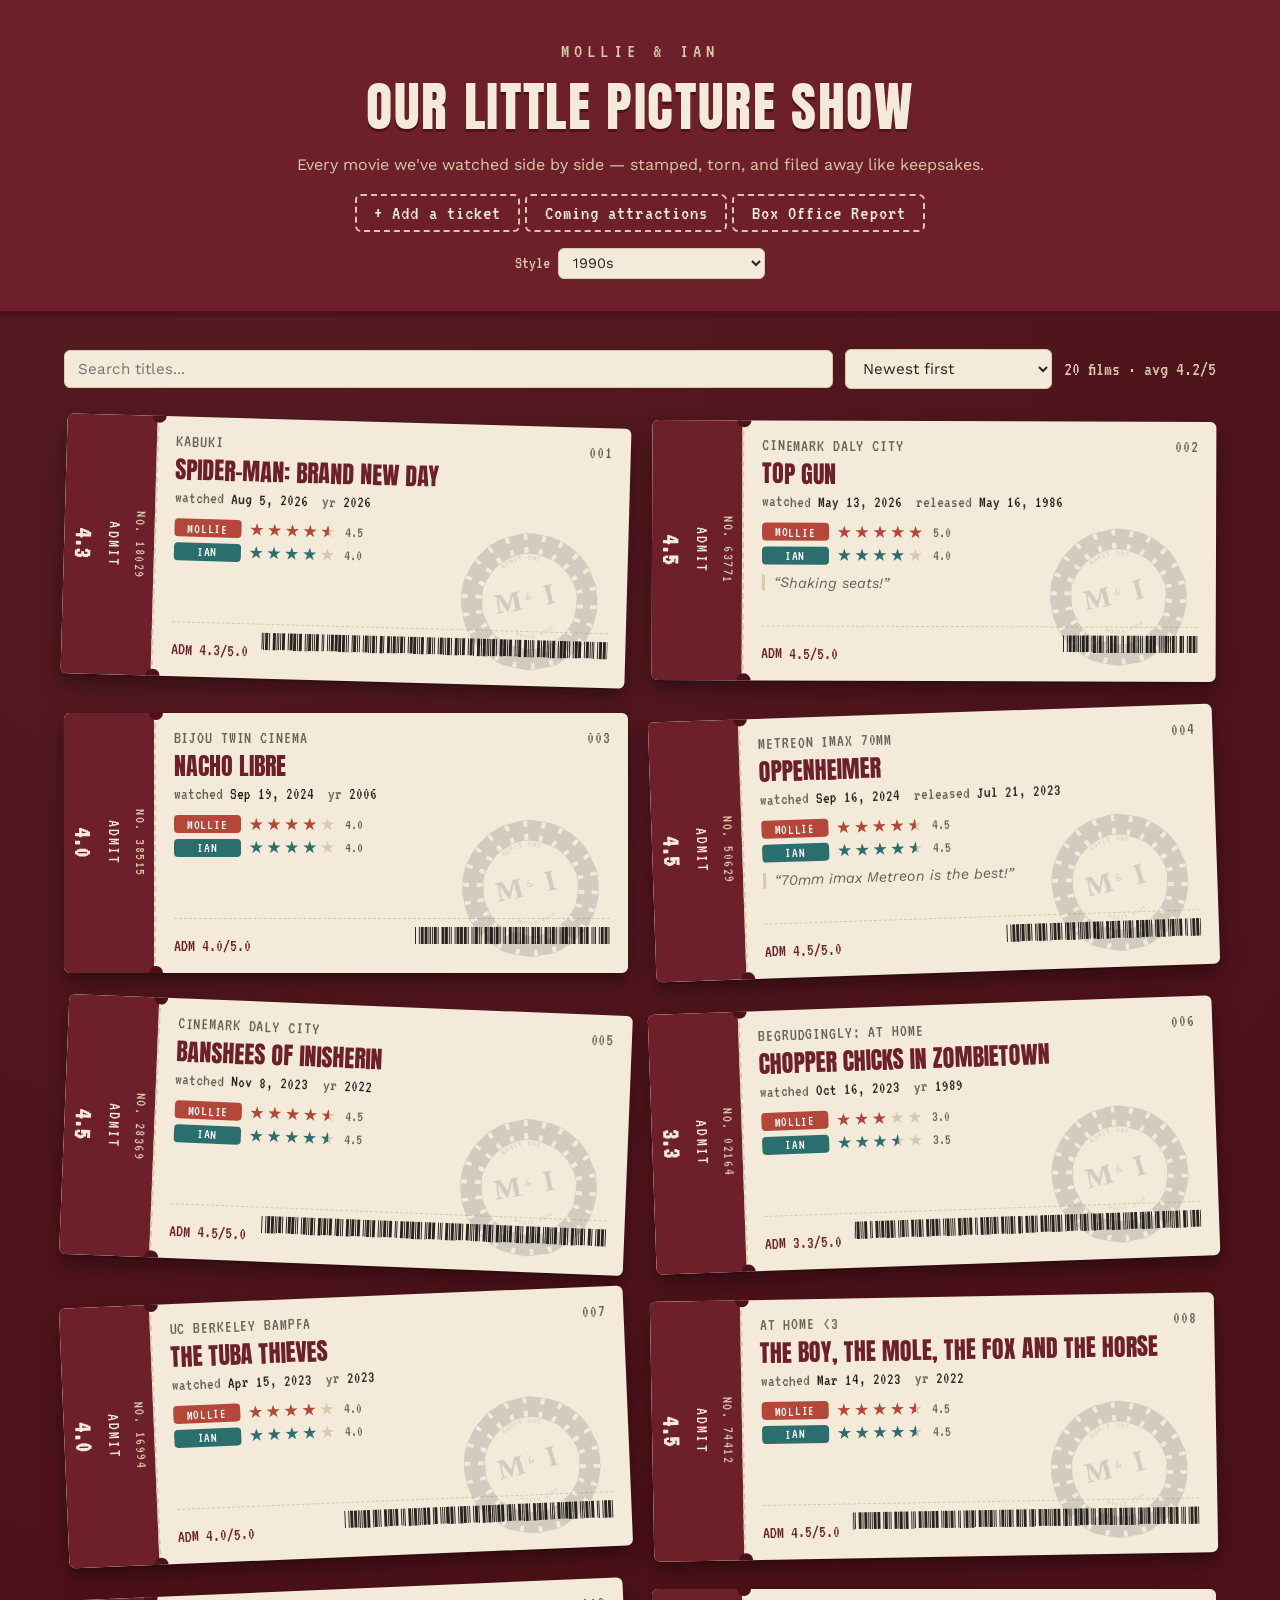
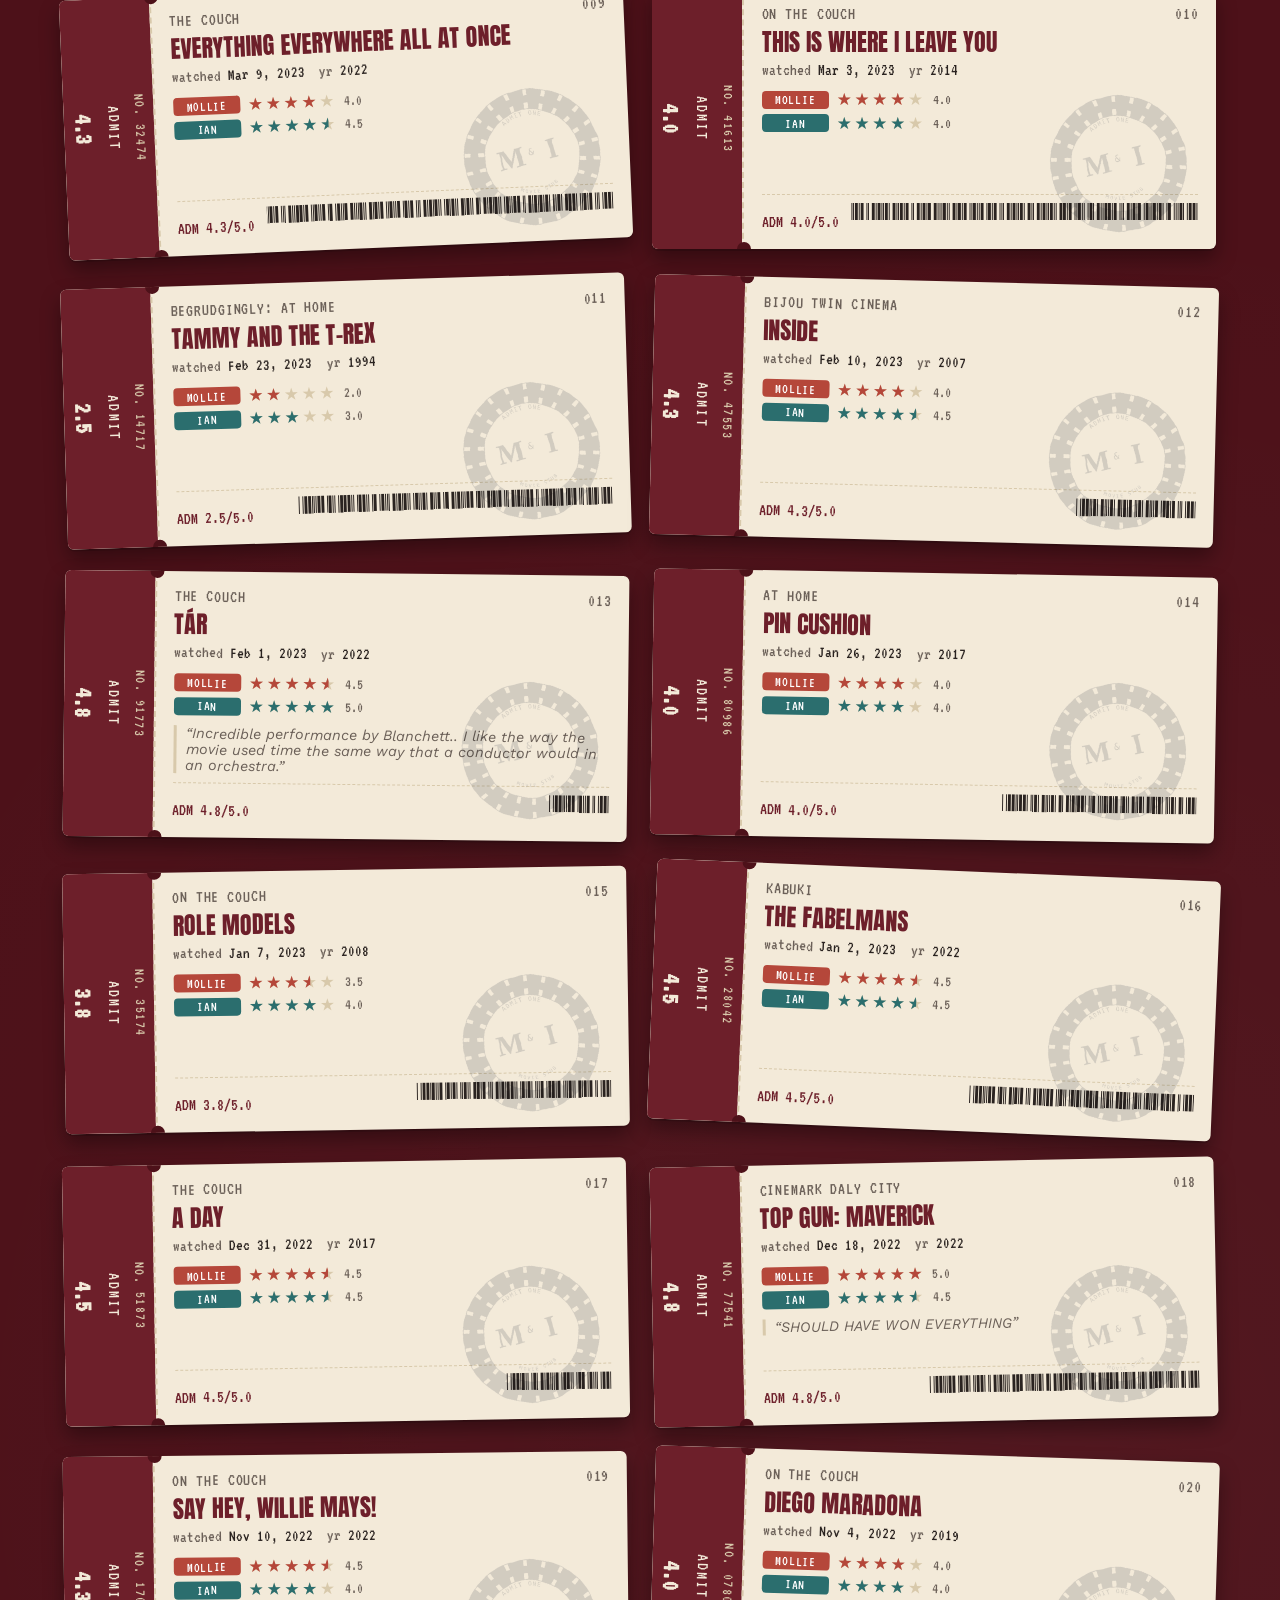
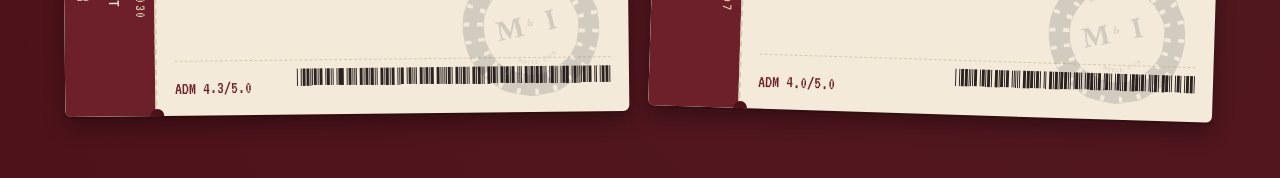
<file: index.html>
<!DOCTYPE html>
<html lang="en">
<head>
<meta charset="UTF-8" />
<meta name="viewport" content="width=device-width, initial-scale=1.0" />
<title>Two-Person Picture Show</title>
<link rel="preconnect" href="https://fonts.googleapis.com">
<link rel="preconnect" href="https://fonts.gstatic.com" crossorigin>
<link href="https://fonts.googleapis.com/css2?family=Anton&family=VT323&family=Press+Start+2P&family=Cinzel:wght@500;700&family=Alfa+Slab+One&family=Original+Surfer&family=Righteous&family=Bebas+Neue&family=Libre+Barcode+39&family=Pacifico&family=Special+Elite&family=Courier+Prime:wght@400;700&family=Space+Mono:wght@400;700&family=Overpass+Mono:wght@400;600&family=Crimson+Text&family=Lora:ital@0;1&family=Jost:wght@400;500&family=Nunito&family=Share+Tech+Mono&family=Anonymous+Pro&family=Work+Sans:wght@400;500;600&family=Audiowide&family=Chakra+Petch&family=Barlow+Condensed:wght@400;500;600&family=Marcellus&family=IM+Fell+French+Canon&family=Vollkorn:ital@0;1&family=Prata&family=Federo&family=Cutive+Mono&family=Cormorant:ital@0;1&family=Mystery+Quest&family=Chicle&family=Permanent+Marker&family=Comfortaa:wght@400;600&family=Orbitron:wght@700;900&family=Silkscreen&family=Rajdhani:wght@400;500;600&display=swap" rel="stylesheet">
<link rel="icon" type="image/x-icon" href="logo/favicon.ico" />
<link rel="icon" type="image/png" sizes="32x32" href="logo/favicon-32.png" />
<link rel="icon" type="image/png" sizes="16x16" href="logo/favicon-16.png" />
<link rel="apple-touch-icon" sizes="180x180" href="logo/apple-touch-icon.png" />
<link rel="stylesheet" href="styles.css" />
<script src="theme.js"></script>
</head>
<body>

  <header class="masthead">
    <div class="masthead-inner">
      <p class="eyebrow">Mollie &amp; Ian</p>
      <h1 class="title">Our Little Picture Show</h1>
      <p class="subtitle">Every movie we've watched side by side — stamped, torn, and filed away like keepsakes.</p>
      <nav class="masthead-nav">
        <a href="add.html">+ Add a ticket</a>
        <a href="watchlist.html">Coming attractions</a>
        <a href="stats.html">Box Office Report</a>
      </nav>
      <div class="theme-picker">
        <label for="theme-select">Style</label>
        <select id="theme-select" aria-label="Ticket style"></select>
      </div>
    </div>
  </header>

  <main class="wrap">

    <section class="controls" aria-label="Filter and sort">
      <input type="search" id="search" placeholder="Search titles..." aria-label="Search titles" />

      <select id="sort" aria-label="Sort tickets">
        <option value="date-desc">Newest first</option>
        <option value="date-asc">Oldest first</option>
        <option value="avg-desc">Highest rated</option>
        <option value="avg-asc">Lowest rated</option>
        <option value="mollie-desc">Mollie's highest</option>
        <option value="ian-desc">Ian's highest</option>
        <option value="imdb-desc">IMDb highest</option>
        <option value="disagree-desc">Biggest disagreement</option>
      </select>

      <div class="stats" id="stats" aria-live="polite"></div>
    </section>

    <section id="grid" class="grid" aria-label="Movie tickets"></section>

    <p id="empty-state" class="empty-state" hidden>
      No stubs match "<span id="empty-query"></span>." Try a different title.
    </p>

  </main>

  <script src="config.public.js"></script>
  <script src="app.js"></script>
</body>
</html>
</file>
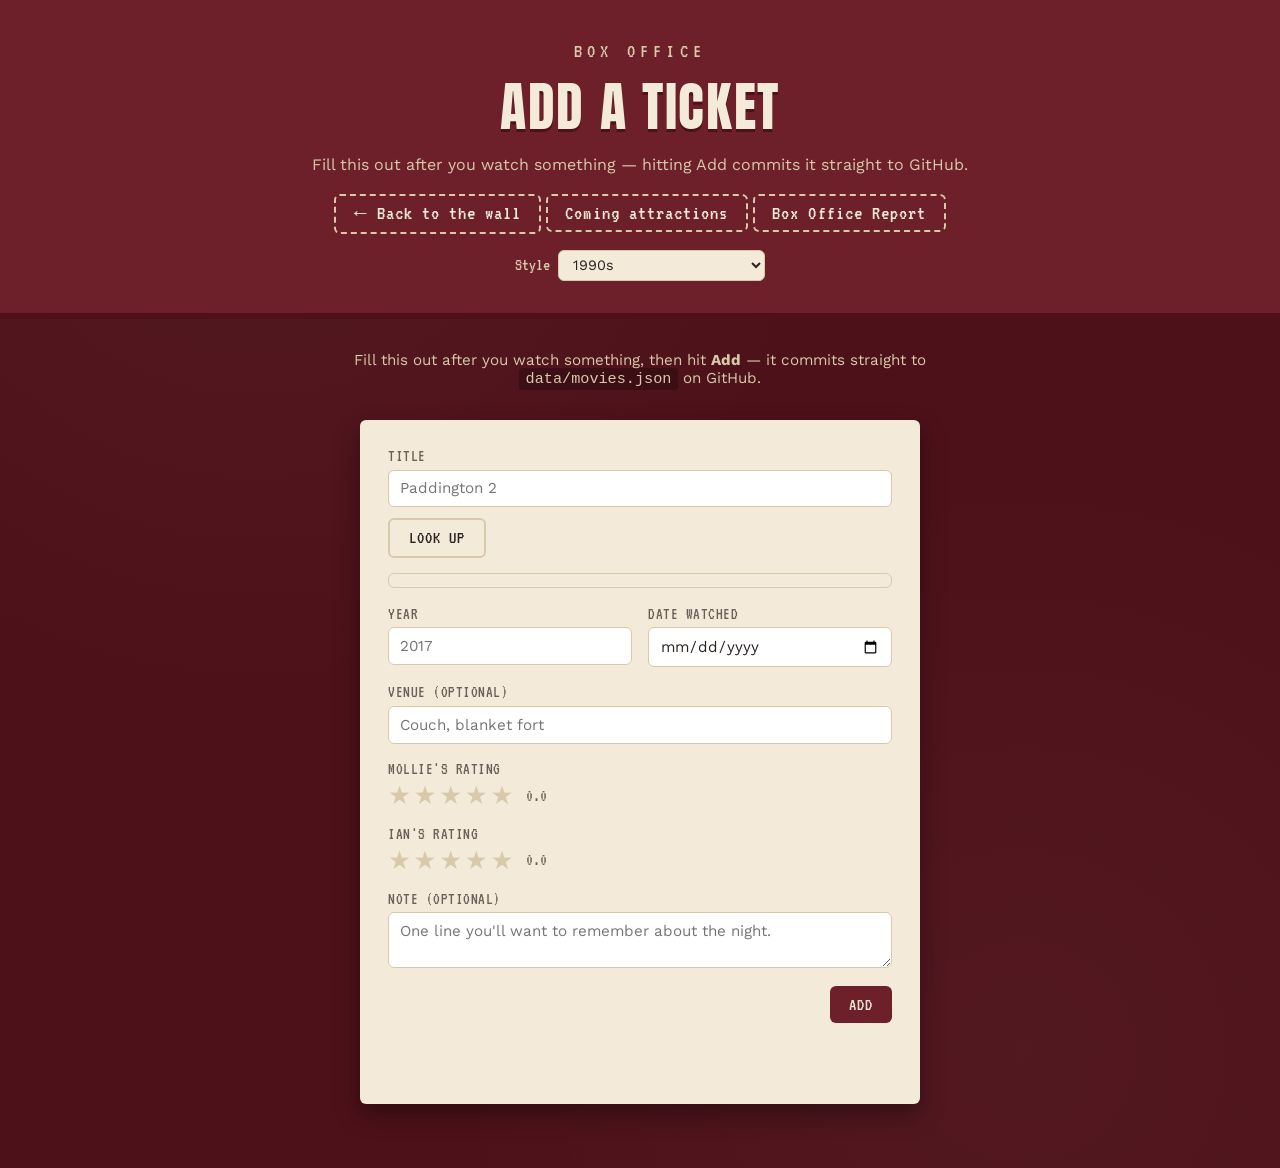
<file: add.html>
<!DOCTYPE html>
<html lang="en">
<head>
<meta charset="UTF-8" />
<meta name="viewport" content="width=device-width, initial-scale=1.0" />
<title>Add a ticket — Two-Person Picture Show</title>
<link rel="preconnect" href="https://fonts.googleapis.com">
<link rel="preconnect" href="https://fonts.gstatic.com" crossorigin>
<link href="https://fonts.googleapis.com/css2?family=Anton&family=VT323&family=Press+Start+2P&family=Cinzel:wght@500;700&family=Alfa+Slab+One&family=Original+Surfer&family=Righteous&family=Bebas+Neue&family=Libre+Barcode+39&family=Pacifico&family=Special+Elite&family=Courier+Prime:wght@400;700&family=Space+Mono:wght@400;700&family=Overpass+Mono:wght@400;600&family=Crimson+Text&family=Lora:ital@0;1&family=Jost:wght@400;500&family=Nunito&family=Share+Tech+Mono&family=Anonymous+Pro&family=Work+Sans:wght@400;500;600&family=Audiowide&family=Chakra+Petch&family=Barlow+Condensed:wght@400;500;600&family=Marcellus&family=IM+Fell+French+Canon&family=Vollkorn:ital@0;1&family=Prata&family=Federo&family=Cutive+Mono&family=Cormorant:ital@0;1&family=Mystery+Quest&family=Chicle&family=Permanent+Marker&family=Comfortaa:wght@400;600&family=Orbitron:wght@700;900&family=Silkscreen&family=Rajdhani:wght@400;500;600&display=swap" rel="stylesheet">
<link rel="icon" type="image/x-icon" href="logo/favicon.ico" />
<link rel="icon" type="image/png" sizes="32x32" href="logo/favicon-32.png" />
<link rel="icon" type="image/png" sizes="16x16" href="logo/favicon-16.png" />
<link rel="apple-touch-icon" sizes="180x180" href="logo/apple-touch-icon.png" />
<link rel="stylesheet" href="styles.css" />
<script src="theme.js"></script>
</head>
<body>

  <header class="masthead">
    <div class="masthead-inner">
      <p class="eyebrow">Box office</p>
      <h1 class="title">Add a ticket</h1>
      <p class="subtitle">Fill this out after you watch something — hitting Add commits it straight to GitHub.</p>
      <nav class="masthead-nav">
        <a href="index.html">&larr; Back to the wall</a>
        <a href="watchlist.html">Coming attractions</a>
        <a href="stats.html">Box Office Report</a>
      </nav>
      <div class="theme-picker">
        <label for="theme-select">Style</label>
        <select id="theme-select" aria-label="Ticket style"></select>
      </div>
    </div>
  </header>

  <main class="wrap">

    <p class="helper-text">
      Fill this out after you watch something, then hit <strong>Add</strong> —
      it commits straight to <code>data/movies.json</code> on GitHub.
    </p>

    <form class="form-card" id="ticket-form">
      <div class="form-row">
        <label for="title">Title</label>
        <input type="text" id="title" placeholder="Paddington 2" />
        <div class="lookup-row">
          <button type="button" class="btn secondary" id="lookup-btn" style="color: var(--text-on-paper); border-color: var(--paper-shadow);">Look up</button>
          <span class="lookup-status" id="lookup-status"></span>
        </div>
        <div class="lookup-results" id="lookup-results" hidden></div>
        <img class="poster-preview" id="poster-preview" hidden alt="Poster preview" />
      </div>

      <div class="form-cols">
        <div class="form-row">
          <label for="year">Year</label>
          <input type="number" id="year" placeholder="2017" />
        </div>
        <div class="form-row">
          <label for="watchedDate">Date watched</label>
          <input type="date" id="watchedDate" />
        </div>
      </div>

      <div class="form-row">
        <label for="venue">Venue (optional)</label>
        <input type="text" id="venue" placeholder="Couch, blanket fort" />
      </div>

      <div class="form-row">
        <label>Mollie's rating</label>
        <div class="star-input" data-rater="mollie">
          <span class="star-track"></span>
          <span class="rating-readout">0.0</span>
        </div>
      </div>

      <div class="form-row">
        <label>Ian's rating</label>
        <div class="star-input" data-rater="ian">
          <span class="star-track"></span>
          <span class="rating-readout">0.0</span>
        </div>
      </div>

      <div class="form-row">
        <label for="note">Note (optional)</label>
        <textarea id="note" placeholder="One line you'll want to remember about the night."></textarea>
      </div>

      <p class="form-error" id="form-error" hidden></p>

      <div class="form-actions">
        <button type="submit" class="btn" id="add-btn">Add</button>
      </div>

      <p class="publish-status" id="publish-status"></p>
    </form>

  </main>


  <script src="config.public.js"></script>
  <script src="add.js"></script>
</body>
</html>
</file>
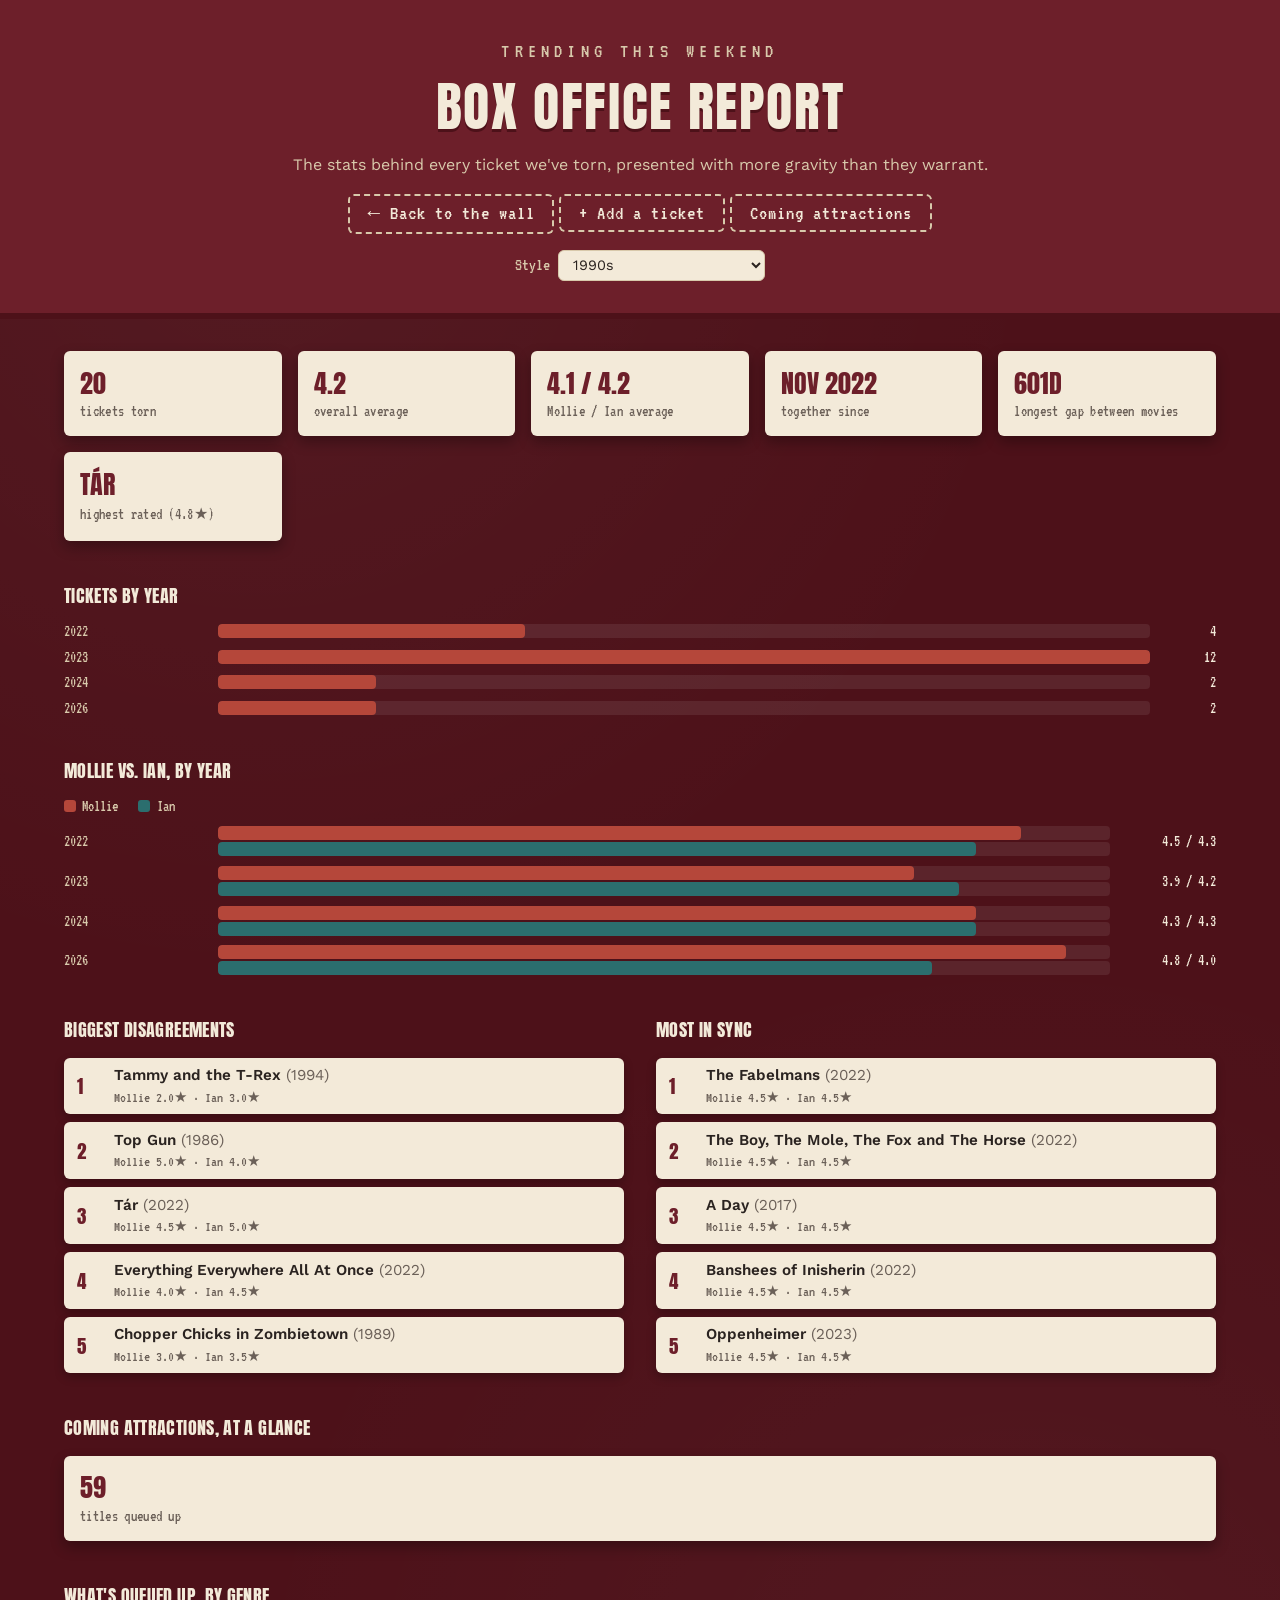
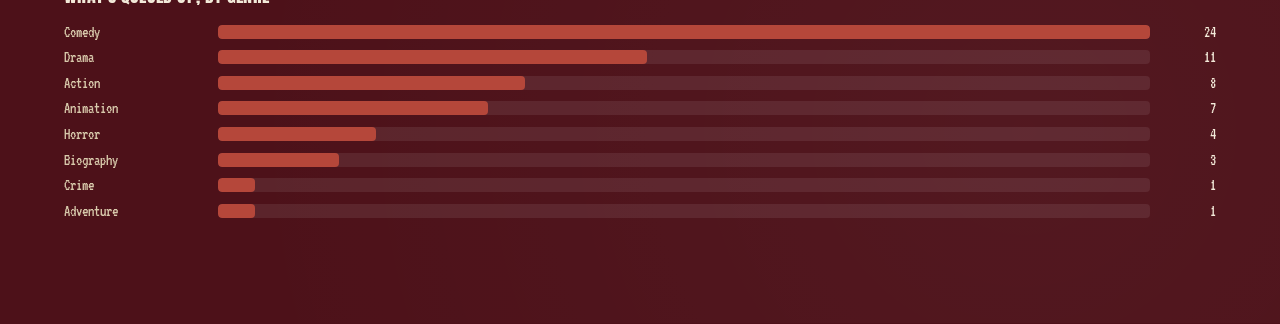
<file: stats.html>
<!DOCTYPE html>
<html lang="en">
<head>
<meta charset="UTF-8" />
<meta name="viewport" content="width=device-width, initial-scale=1.0" />
<title>Box Office Report — Two-Person Picture Show</title>
<link rel="preconnect" href="https://fonts.googleapis.com">
<link rel="preconnect" href="https://fonts.gstatic.com" crossorigin>
<link href="https://fonts.googleapis.com/css2?family=Anton&family=VT323&family=Press+Start+2P&family=Cinzel:wght@500;700&family=Alfa+Slab+One&family=Original+Surfer&family=Righteous&family=Bebas+Neue&family=Libre+Barcode+39&family=Pacifico&family=Special+Elite&family=Courier+Prime:wght@400;700&family=Space+Mono:wght@400;700&family=Overpass+Mono:wght@400;600&family=Crimson+Text&family=Lora:ital@0;1&family=Jost:wght@400;500&family=Nunito&family=Share+Tech+Mono&family=Anonymous+Pro&family=Work+Sans:wght@400;500;600&family=Audiowide&family=Chakra+Petch&family=Barlow+Condensed:wght@400;500;600&family=Marcellus&family=IM+Fell+French+Canon&family=Vollkorn:ital@0;1&family=Prata&family=Federo&family=Cutive+Mono&family=Cormorant:ital@0;1&family=Mystery+Quest&family=Chicle&family=Permanent+Marker&family=Comfortaa:wght@400;600&family=Orbitron:wght@700;900&family=Silkscreen&family=Rajdhani:wght@400;500;600&display=swap" rel="stylesheet">
<link rel="icon" type="image/x-icon" href="logo/favicon.ico" />
<link rel="icon" type="image/png" sizes="32x32" href="logo/favicon-32.png" />
<link rel="icon" type="image/png" sizes="16x16" href="logo/favicon-16.png" />
<link rel="apple-touch-icon" sizes="180x180" href="logo/apple-touch-icon.png" />
<link rel="stylesheet" href="styles.css" />
<script src="theme.js"></script>
</head>
<body>

  <header class="masthead">
    <div class="masthead-inner">
      <p class="eyebrow">Trending this weekend</p>
      <h1 class="title">Box Office Report</h1>
      <p class="subtitle">The stats behind every ticket we've torn, presented with more gravity than they warrant.</p>
      <nav class="masthead-nav">
        <a href="index.html">&larr; Back to the wall</a>
        <a href="add.html">+ Add a ticket</a>
        <a href="watchlist.html">Coming attractions</a>
      </nav>
      <div class="theme-picker">
        <label for="theme-select">Style</label>
        <select id="theme-select" aria-label="Ticket style"></select>
      </div>
    </div>
  </header>

  <main class="wrap">

    <p id="report-empty" class="empty-state" hidden>
      No tickets yet — add a few on the <a href="add.html">add a ticket</a> page and this report fills in.
    </p>

    <div id="report-body" hidden>

      <section class="stat-tiles" id="stat-tiles" aria-label="Headline numbers"></section>

      <section class="report-section">
        <h2 class="report-heading">Tickets by year</h2>
        <div class="chart-bars" id="year-chart"></div>
      </section>

      <section class="report-section">
        <h2 class="report-heading">Mollie vs. Ian, by year</h2>
        <div class="chart-legend" id="rater-legend"></div>
        <div class="chart-bars chart-bars-paired" id="rater-chart"></div>
      </section>

      <section class="report-section report-cols">
        <div>
          <h2 class="report-heading">Biggest disagreements</h2>
          <ol class="leaderboard" id="disagree-list"></ol>
        </div>
        <div>
          <h2 class="report-heading">Most in sync</h2>
          <ol class="leaderboard" id="agree-list"></ol>
        </div>
      </section>

      <section class="report-section" id="genre-section" hidden>
        <h2 class="report-heading">Genres we watch most</h2>
        <div class="chart-bars" id="genre-chart"></div>
      </section>

      <section class="report-section" id="director-section" hidden>
        <h2 class="report-heading">Directors we keep coming back to</h2>
        <ul class="director-list" id="director-list"></ul>
      </section>

      <section class="report-section" id="watchlist-overview-section" hidden>
        <h2 class="report-heading">Coming Attractions, at a glance</h2>
        <div class="stat-tiles" id="watchlist-tiles"></div>
      </section>

      <section class="report-section" id="watchlist-genre-section" hidden>
        <h2 class="report-heading">What's queued up, by genre</h2>
        <div class="chart-bars" id="watchlist-genre-chart"></div>
      </section>

      <section class="report-section" id="watchlist-mood-section" hidden>
        <h2 class="report-heading">What's queued up, by mood</h2>
        <div class="chart-bars" id="watchlist-mood-chart"></div>
      </section>

    </div>

  </main>

  <script src="config.public.js"></script>
  <script src="stats.js"></script>
</body>
</html>
</file>
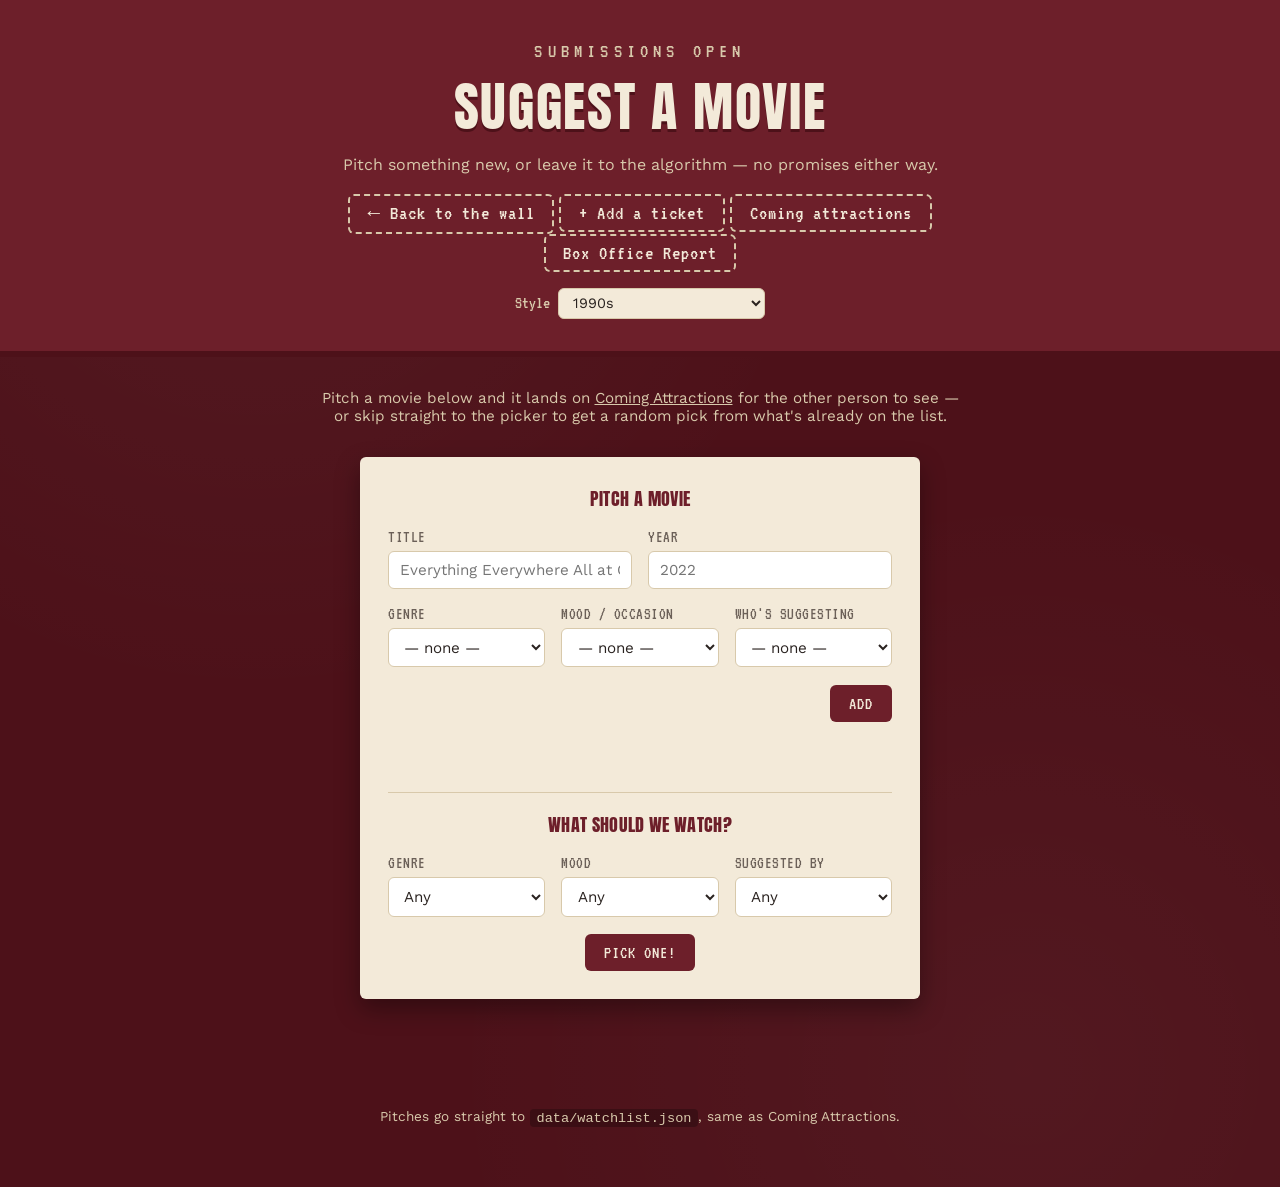
<file: suggest.html>
<!DOCTYPE html>
<html lang="en">
<head>
<meta charset="UTF-8" />
<meta name="viewport" content="width=device-width, initial-scale=1.0" />
<title>Suggest a movie — Two-Person Picture Show</title>
<link rel="preconnect" href="https://fonts.googleapis.com">
<link rel="preconnect" href="https://fonts.gstatic.com" crossorigin>
<link href="https://fonts.googleapis.com/css2?family=Anton&family=VT323&family=Press+Start+2P&family=Cinzel:wght@500;700&family=Alfa+Slab+One&family=Original+Surfer&family=Righteous&family=Bebas+Neue&family=Libre+Barcode+39&family=Pacifico&family=Special+Elite&family=Courier+Prime:wght@400;700&family=Space+Mono:wght@400;700&family=Overpass+Mono:wght@400;600&family=Crimson+Text&family=Lora:ital@0;1&family=Jost:wght@400;500&family=Nunito&family=Share+Tech+Mono&family=Anonymous+Pro&family=Work+Sans:wght@400;500;600&family=Audiowide&family=Chakra+Petch&family=Barlow+Condensed:wght@400;500;600&family=Marcellus&family=IM+Fell+French+Canon&family=Vollkorn:ital@0;1&family=Prata&family=Federo&family=Cutive+Mono&family=Cormorant:ital@0;1&family=Mystery+Quest&family=Chicle&family=Permanent+Marker&family=Comfortaa:wght@400;600&family=Orbitron:wght@700;900&family=Silkscreen&family=Rajdhani:wght@400;500;600&display=swap" rel="stylesheet">
<link rel="icon" type="image/x-icon" href="logo/favicon.ico" />
<link rel="icon" type="image/png" sizes="32x32" href="logo/favicon-32.png" />
<link rel="icon" type="image/png" sizes="16x16" href="logo/favicon-16.png" />
<link rel="apple-touch-icon" sizes="180x180" href="logo/apple-touch-icon.png" />
<link rel="stylesheet" href="styles.css" />
<script src="theme.js"></script>
</head>
<body>

  <header class="masthead">
    <div class="masthead-inner">
      <p class="eyebrow">Submissions open</p>
      <h1 class="title">Suggest a Movie</h1>
      <p class="subtitle">Pitch something new, or leave it to the algorithm — no promises either way.</p>
      <nav class="masthead-nav">
        <a href="index.html">&larr; Back to the wall</a>
        <a href="add.html">+ Add a ticket</a>
        <a href="watchlist.html">Coming attractions</a>
        <a href="stats.html">Box Office Report</a>
      </nav>
      <div class="theme-picker">
        <label for="theme-select">Style</label>
        <select id="theme-select" aria-label="Ticket style"></select>
      </div>
    </div>
  </header>

  <main class="wrap">

    <p class="helper-text">
      Pitch a movie below and it lands on <a href="watchlist.html">Coming Attractions</a> for
      the other person to see — or skip straight to the picker to get a random pick from what's
      already on the list.
    </p>

    <div class="form-card suggest-card">

      <form id="suggest-form" class="suggest-section">
        <h2 class="suggest-section-heading">Pitch a movie</h2>

        <div class="form-cols">
          <div class="form-row">
            <label for="suggest-title">Title</label>
            <input type="text" id="suggest-title" placeholder="Everything Everywhere All at Once" />
          </div>
          <div class="form-row">
            <label for="suggest-year">Year</label>
            <input type="number" id="suggest-year" placeholder="2022" />
          </div>
        </div>

        <div class="picker-filters">
          <div class="form-row">
            <label for="suggest-genre">Genre</label>
            <select id="suggest-genre">
              <option value="">— none —</option>
              <option>Action</option>
              <option>Animation</option>
              <option>Comedy</option>
              <option>Drama</option>
              <option>Horror</option>
              <option>Romance</option>
              <option>Sci-Fi</option>
              <option>Thriller</option>
              <option>Documentary</option>
            </select>
          </div>
          <div class="form-row">
            <label for="suggest-mood">Mood / occasion</label>
            <select id="suggest-mood">
              <option value="">— none —</option>
              <option>Cozy night in</option>
              <option>Date night</option>
              <option>Popcorn thriller</option>
              <option>Something we'll actually pay attention to</option>
              <option>Background noise</option>
              <option>Comfort watch</option>
              <option>Tearjerker</option>
              <option>Comedy relief</option>
            </select>
          </div>
          <div class="form-row">
            <label for="suggest-by">Who's suggesting</label>
            <select id="suggest-by">
              <option value="">— none —</option>
              <option value="mollie">Mollie</option>
              <option value="ian">Ian</option>
            </select>
          </div>
        </div>

        <p class="form-error" id="suggest-form-error" hidden></p>

        <div class="form-actions">
          <button type="submit" class="btn" id="suggest-add-btn">Add</button>
        </div>

        <p class="publish-status" id="suggest-publish-status"></p>
      </form>

      <hr class="suggest-divider" />

      <div class="suggest-section">
        <h2 class="suggest-section-heading">What should we watch?</h2>

        <div class="picker-filters">
          <div class="form-row">
            <label for="picker-genre">Genre</label>
            <select id="picker-genre"><option value="">Any</option></select>
          </div>
          <div class="form-row">
            <label for="picker-mood">Mood</label>
            <select id="picker-mood"><option value="">Any</option></select>
          </div>
          <div class="form-row">
            <label for="picker-by">Suggested by</label>
            <select id="picker-by"><option value="">Any</option></select>
          </div>
        </div>

        <div class="form-actions" style="justify-content: center;">
          <button type="button" class="btn" id="picker-pick-btn">Pick one!</button>
        </div>

        <p class="picker-empty" id="picker-empty" hidden>Nothing on Coming Attractions matches those filters yet.</p>

        <div class="picker-result" id="picker-result">
          <div class="picker-result-poster" id="picker-result-poster"></div>
          <div class="picker-result-info">
            <p class="picker-result-title" id="picker-result-title"></p>
            <div class="watch-meta" id="picker-result-meta"></div>
            <a class="btn secondary watch-log-btn" id="picker-result-log" href="#">Log this</a>
          </div>
        </div>
      </div>

    </div>

  </main>

  <footer class="site-footer">
    <p>Pitches go straight to <code>data/watchlist.json</code>, same as Coming Attractions.</p>
  </footer>

  <script src="config.public.js"></script>
  <script src="suggest.js"></script>
</body>
</html>
</file>
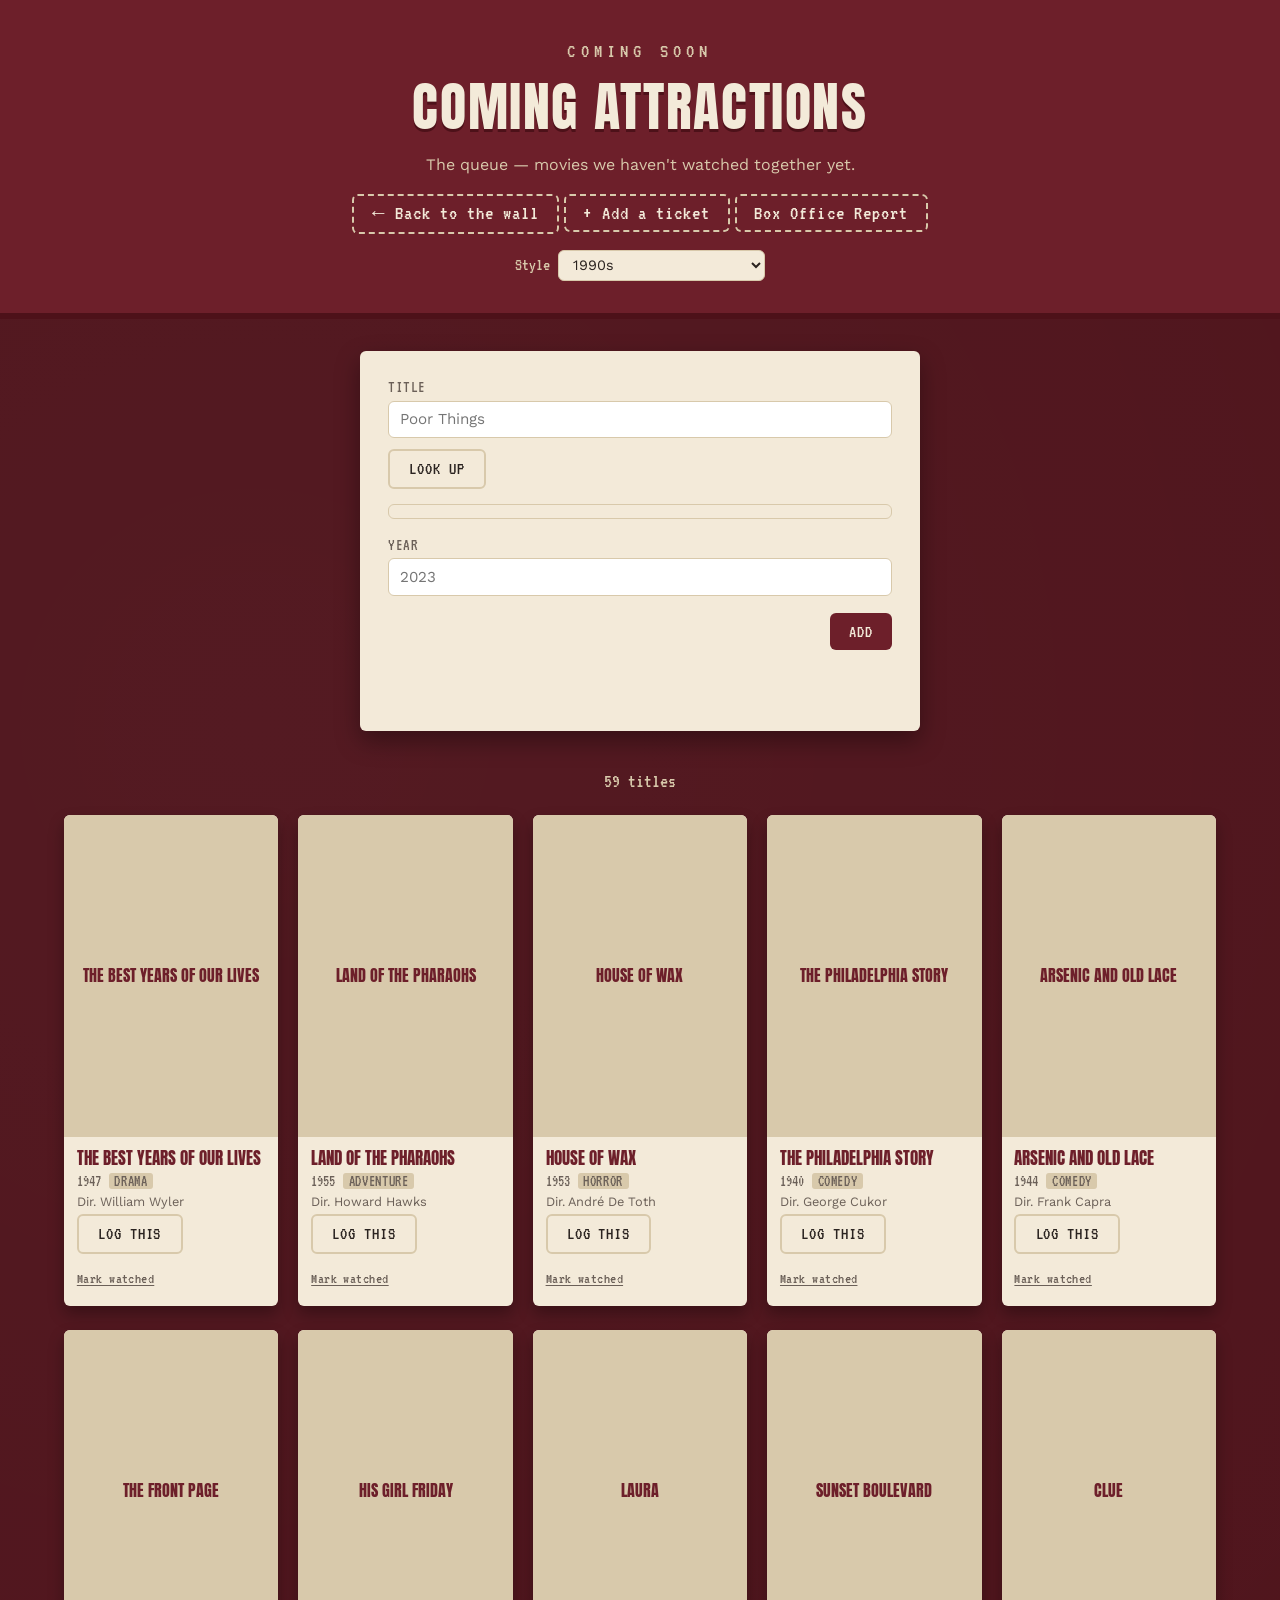
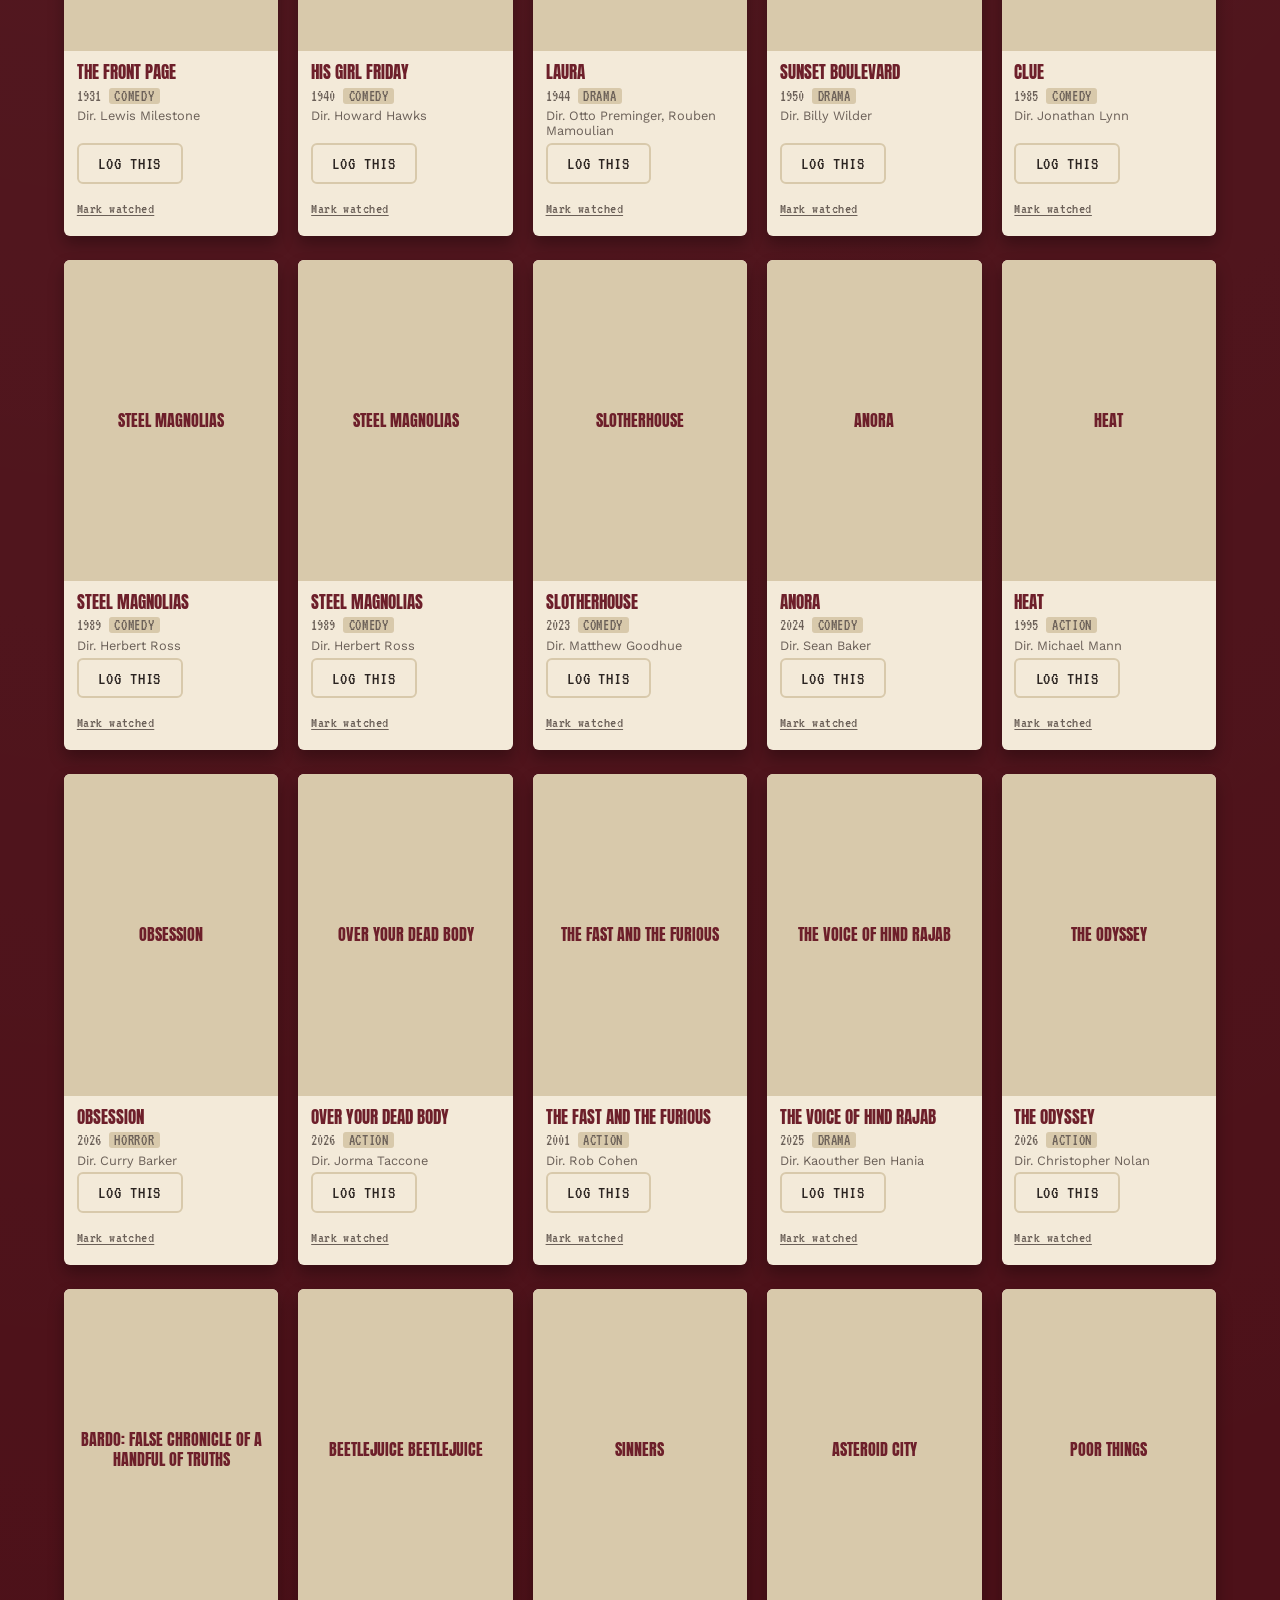
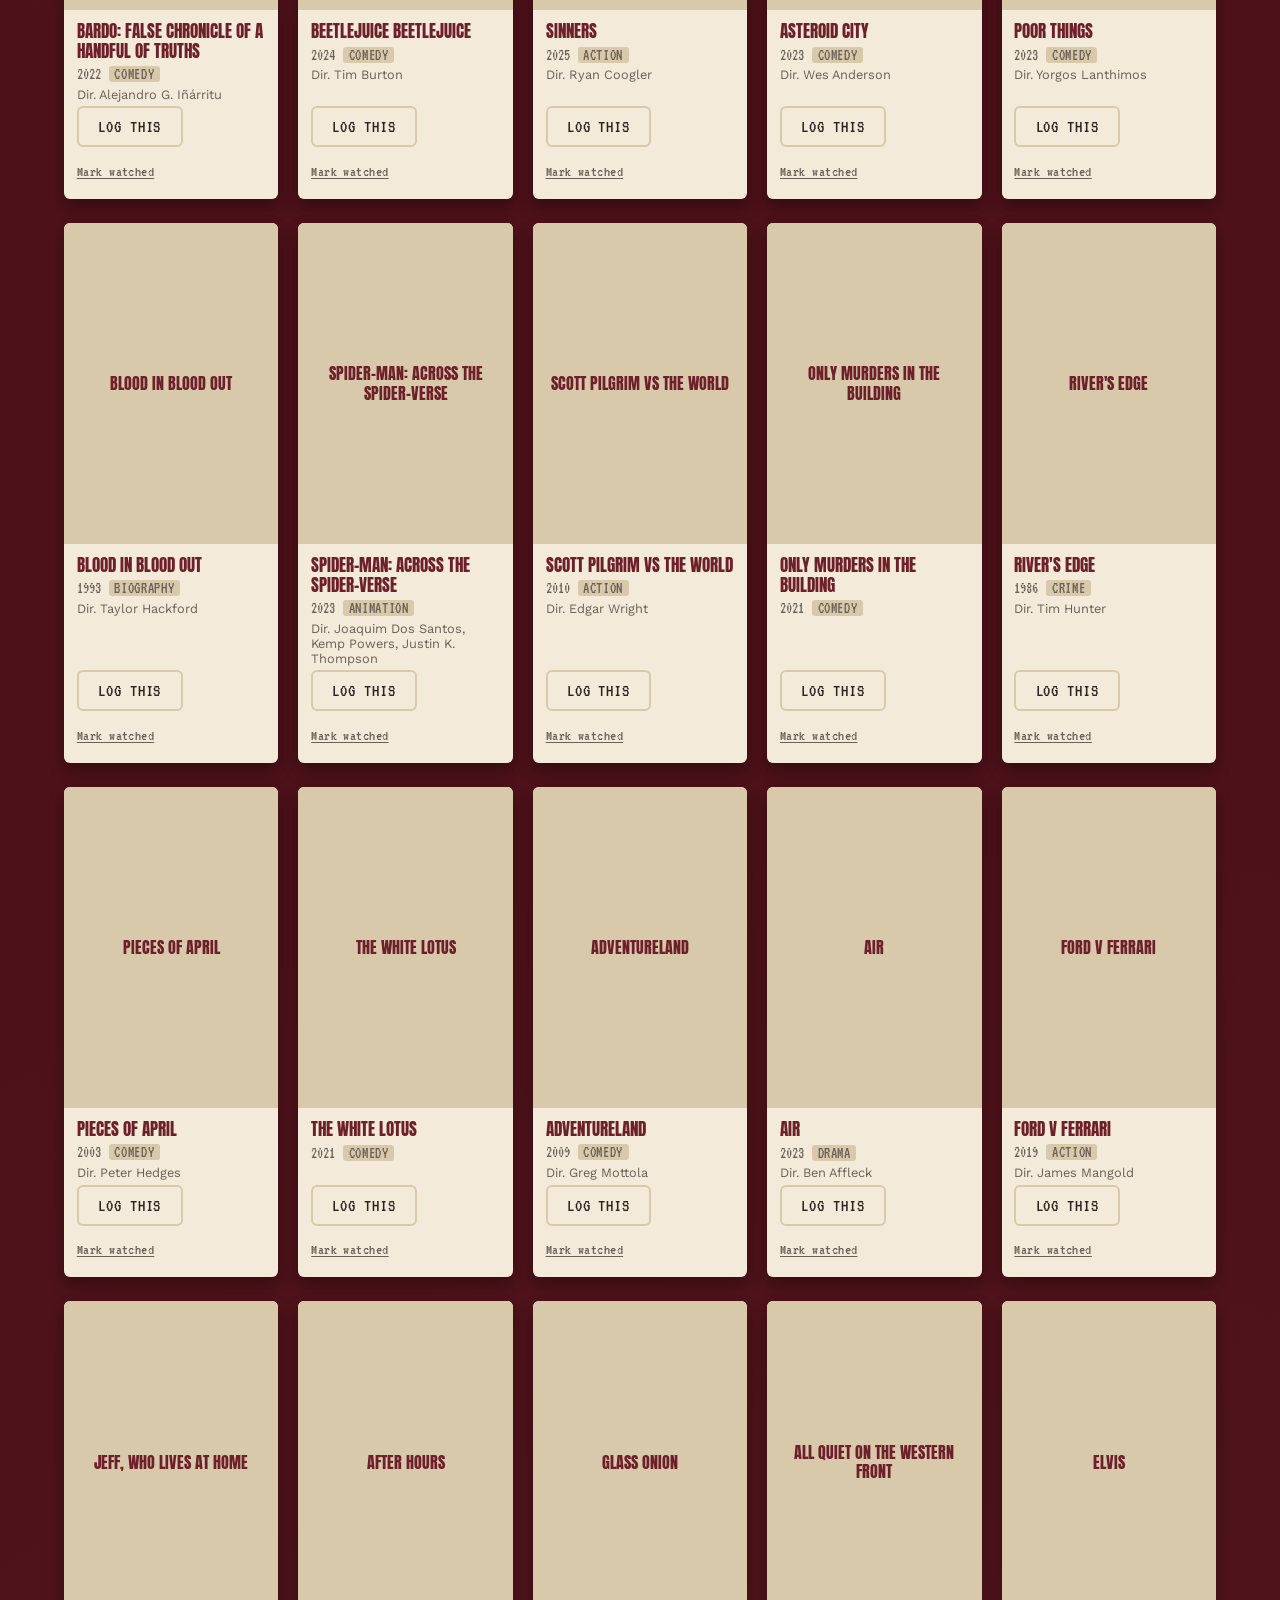
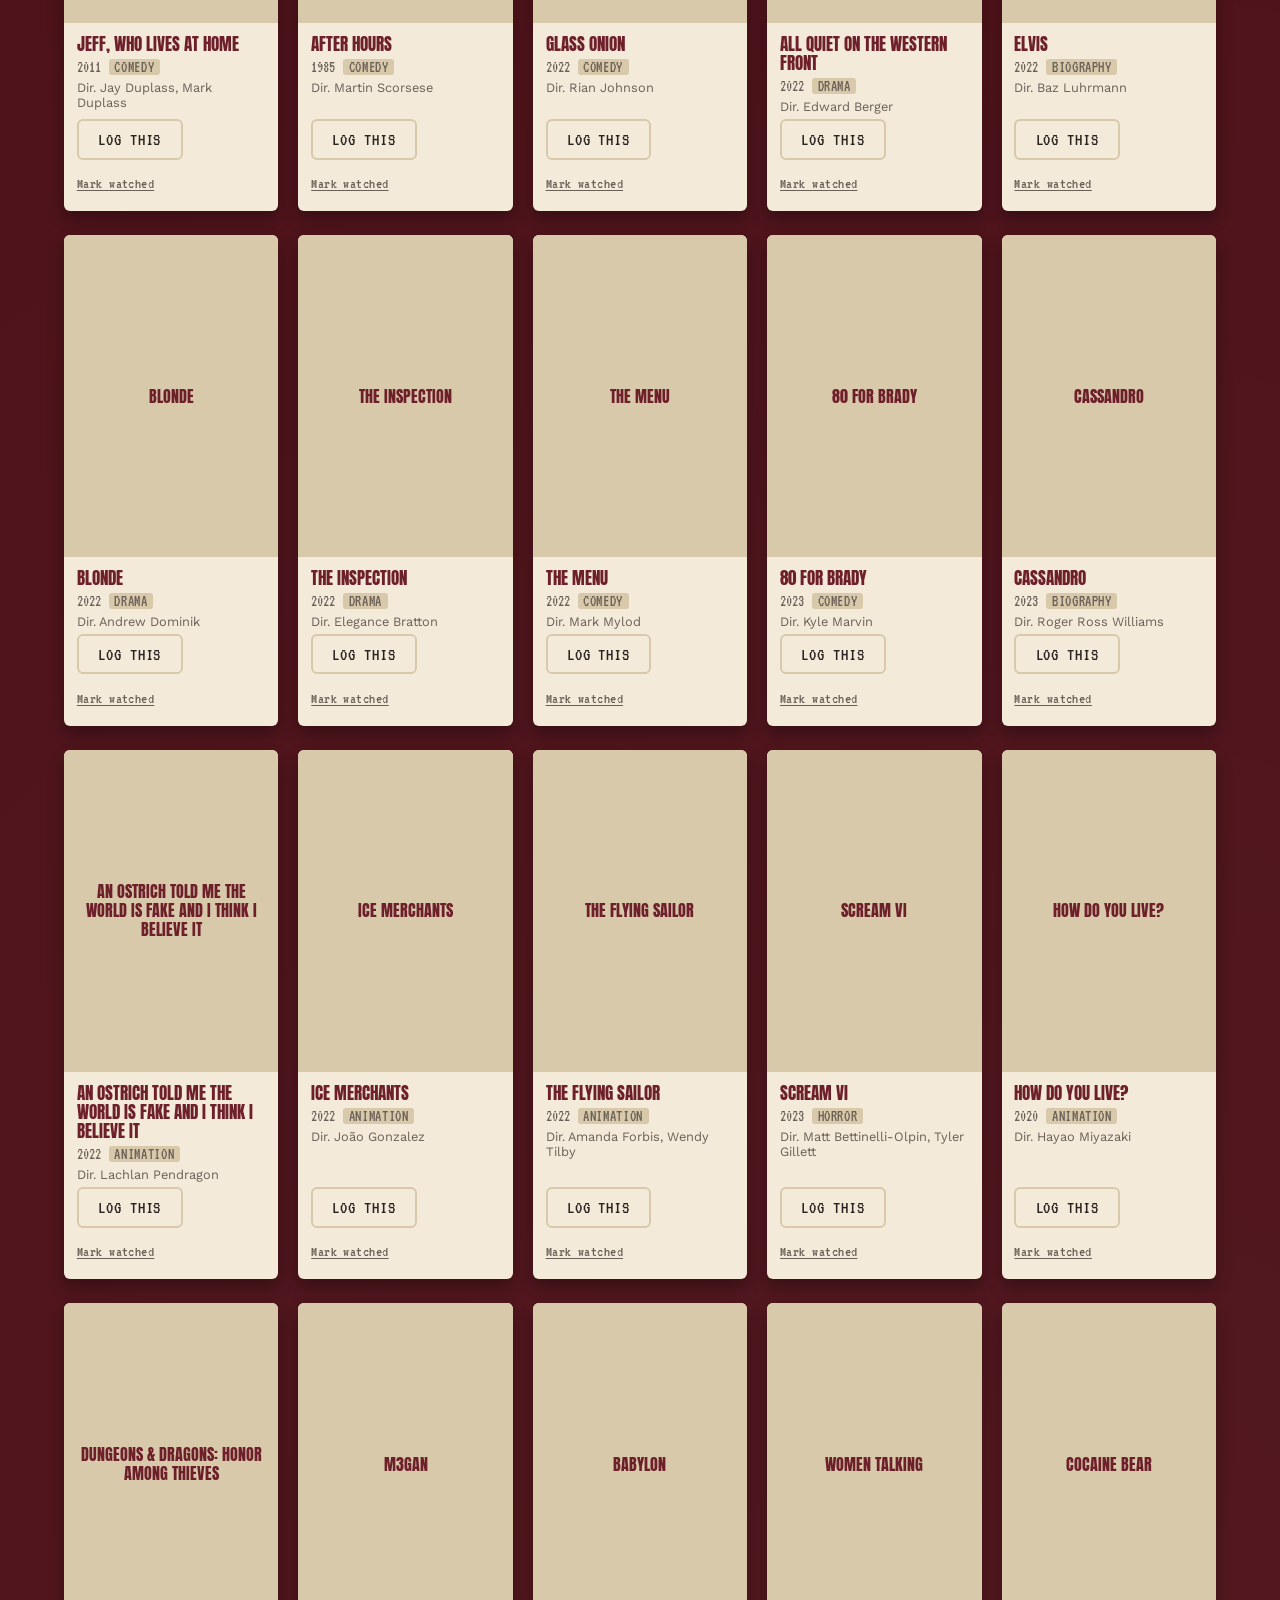
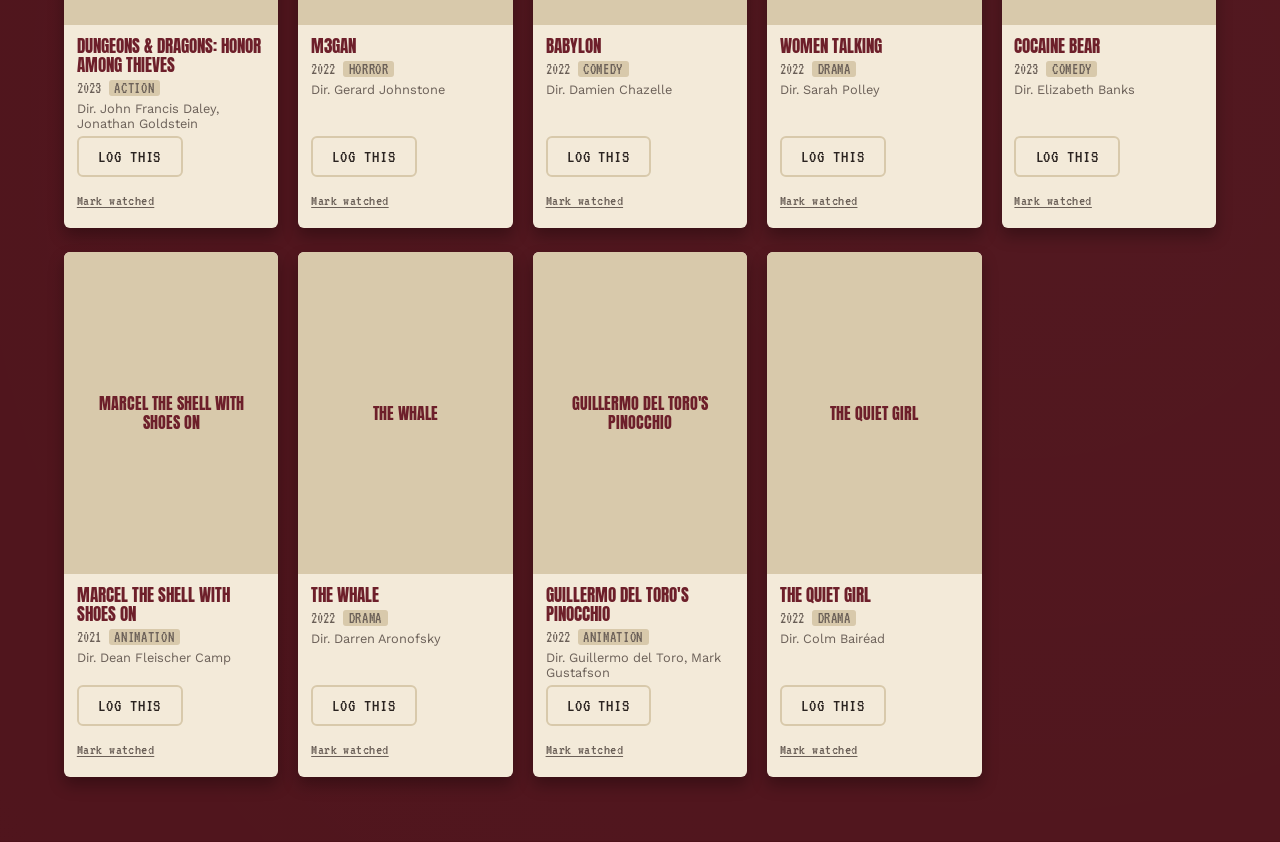
<file: watchlist.html>
<!DOCTYPE html>
<html lang="en">
<head>
<meta charset="UTF-8" />
<meta name="viewport" content="width=device-width, initial-scale=1.0" />
<title>Coming attractions — Two-Person Picture Show</title>
<link rel="preconnect" href="https://fonts.googleapis.com">
<link rel="preconnect" href="https://fonts.gstatic.com" crossorigin>
<link href="https://fonts.googleapis.com/css2?family=Anton&family=VT323&family=Press+Start+2P&family=Cinzel:wght@500;700&family=Alfa+Slab+One&family=Original+Surfer&family=Righteous&family=Bebas+Neue&family=Libre+Barcode+39&family=Pacifico&family=Special+Elite&family=Courier+Prime:wght@400;700&family=Space+Mono:wght@400;700&family=Overpass+Mono:wght@400;600&family=Crimson+Text&family=Lora:ital@0;1&family=Jost:wght@400;500&family=Nunito&family=Share+Tech+Mono&family=Anonymous+Pro&family=Work+Sans:wght@400;500;600&family=Audiowide&family=Chakra+Petch&family=Barlow+Condensed:wght@400;500;600&family=Marcellus&family=IM+Fell+French+Canon&family=Vollkorn:ital@0;1&family=Prata&family=Federo&family=Cutive+Mono&family=Cormorant:ital@0;1&family=Mystery+Quest&family=Chicle&family=Permanent+Marker&family=Comfortaa:wght@400;600&family=Orbitron:wght@700;900&family=Silkscreen&family=Rajdhani:wght@400;500;600&display=swap" rel="stylesheet">
<link rel="icon" type="image/x-icon" href="logo/favicon.ico" />
<link rel="icon" type="image/png" sizes="32x32" href="logo/favicon-32.png" />
<link rel="icon" type="image/png" sizes="16x16" href="logo/favicon-16.png" />
<link rel="apple-touch-icon" sizes="180x180" href="logo/apple-touch-icon.png" />
<link rel="stylesheet" href="styles.css" />
<script src="theme.js"></script>
</head>
<body>

  <header class="masthead">
    <div class="masthead-inner">
      <p class="eyebrow">Coming soon</p>
      <h1 class="title">Coming Attractions</h1>
      <p class="subtitle">The queue — movies we haven't watched together yet.</p>
      <nav class="masthead-nav">
        <a href="index.html">&larr; Back to the wall</a>
        <a href="add.html">+ Add a ticket</a>
        <a href="stats.html">Box Office Report</a>
      </nav>
      <div class="theme-picker">
        <label for="theme-select">Style</label>
        <select id="theme-select" aria-label="Ticket style"></select>
      </div>
    </div>
  </header>

  <main class="wrap">

    <form class="form-card" id="watch-add-form">
      <div class="form-row">
        <label for="watch-title">Title</label>
        <input type="text" id="watch-title" placeholder="Poor Things" />
        <div class="lookup-row">
          <button type="button" class="btn secondary" id="watch-lookup-btn" style="color: var(--text-on-paper); border-color: var(--paper-shadow);">Look up</button>
          <span class="lookup-status" id="watch-lookup-status"></span>
        </div>
        <div class="lookup-results" id="watch-lookup-results" hidden></div>
      </div>

      <div class="form-row">
        <label for="watch-year">Year</label>
        <input type="number" id="watch-year" placeholder="2023" />
      </div>

      <p class="form-error" id="watch-form-error" hidden></p>

      <div class="form-actions">
        <button type="submit" class="btn" id="watch-add-btn">Add</button>
      </div>

      <p class="publish-status" id="watch-publish-status"></p>
    </form>

    <div class="stats watch-stats-standalone" id="watch-stats" aria-live="polite" style="margin-top: 2.5rem;"></div>

    <section id="watch-grid" class="grid watch-grid" aria-label="Movies we want to see"></section>

    <p id="watch-empty-state" class="empty-state" hidden>Nothing on the list yet — pitch one above.</p>

  </main>

  <script src="config.public.js"></script>
  <script src="watchlist.js"></script>
</body>
</html>
</file>
<file: styles.css>
/* ============================================================
   Two-Person Picture Show — ticket stub styling
   Fonts: Anton (display), VT323 (dot-matrix ticket type), Work Sans (UI)
   ============================================================ */

:root {
  --paper: #f3ead9;
  --paper-shadow: #d8c9ab;
  --maroon: #6d1f2a;
  --maroon-dark: #4d1119;
  --ink: #2a2320;
  --ink-dim: #6b6058;

  --mollie: #b5473a;
  --mollie-dim: #e3b3ac;
  --ian: #2b6e6e;
  --ian-dim: #aed4d2;

  --text-on-paper: var(--ink);
  --radius: 6px;

  font-size: 16px;
}

* {
  box-sizing: border-box;
}

html, body {
  margin: 0;
  padding: 0;
}

body {
  background: var(--maroon-dark);
  background-image:
    radial-gradient(circle at 20% 10%, rgba(255, 255, 255, 0.04), transparent 40%),
    radial-gradient(circle at 80% 90%, rgba(255, 255, 255, 0.03), transparent 40%);
  color: var(--paper);
  font-family: "Work Sans", system-ui, sans-serif;
  min-height: 100vh;
}

a {
  color: inherit;
}

/* ---------- Masthead ---------- */

.masthead {
  background: var(--maroon);
  border-bottom: 6px solid var(--maroon-dark);
  padding: 2.5rem 1.5rem 2rem;
  text-align: center;
}

.masthead-inner {
  max-width: 720px;
  margin: 0 auto;
}

.eyebrow {
  font-family: "VT323", monospace;
  font-size: 1.3rem;
  letter-spacing: 0.25em;
  text-transform: uppercase;
  color: var(--paper-shadow);
  margin: 0 0 0.25rem;
}

.title {
  font-family: "Anton", sans-serif;
  font-weight: 400;
  text-transform: uppercase;
  letter-spacing: 0.03em;
  font-size: clamp(2rem, 6vw, 3.4rem);
  margin: 0 0 0.5rem;
  color: var(--paper);
  text-shadow: 0 3px 0 var(--maroon-dark);
}

.subtitle {
  font-size: 1rem;
  color: var(--paper-shadow);
  margin: 0 0 1.25rem;
}

.masthead-nav a {
  display: inline-block;
  font-family: "VT323", monospace;
  font-size: 1.3rem;
  letter-spacing: 0.05em;
  text-decoration: none;
  color: var(--paper);
  border: 2px dashed var(--paper-shadow);
  border-radius: var(--radius);
  padding: 0.4rem 1.1rem;
  transition: background 0.15s ease, color 0.15s ease;
}

.masthead-nav a:hover {
  background: var(--paper);
  color: var(--maroon);
}

/* ---------- Layout ---------- */

.wrap {
  max-width: 1200px;
  margin: 0 auto;
  padding: 2rem 1.5rem 4rem;
}

.site-footer {
  text-align: center;
  padding: 2rem 1rem 3rem;
  color: var(--paper-shadow);
  font-size: 0.85rem;
}

.site-footer code {
  background: rgba(0, 0, 0, 0.25);
  padding: 0.1rem 0.4rem;
  border-radius: 4px;
}

/* ---------- Controls (index.html) ---------- */

.controls {
  display: flex;
  flex-wrap: wrap;
  gap: 0.75rem;
  align-items: center;
  margin-bottom: 2rem;
}

.controls input[type="search"],
.controls select {
  font-family: "Work Sans", sans-serif;
  font-size: 0.95rem;
  padding: 0.55rem 0.8rem;
  border-radius: var(--radius);
  border: 1px solid var(--paper-shadow);
  background: var(--paper);
  color: var(--ink);
}

.controls input[type="search"] {
  flex: 1 1 220px;
  min-width: 180px;
}

.stats {
  font-family: "VT323", monospace;
  font-size: 1.25rem;
  color: var(--paper-shadow);
  margin-left: auto;
}

.watch-stats-standalone {
  margin: 0 0 1.5rem;
  text-align: center;
}

.empty-state {
  text-align: center;
  color: var(--paper-shadow);
  font-family: "VT323", monospace;
  font-size: 1.3rem;
  padding: 3rem 1rem;
}

/* ---------- Ticket grid ---------- */

.grid {
  display: grid;
  grid-template-columns: repeat(auto-fit, minmax(440px, 1fr));
  gap: 2rem 1.5rem;
}

.ticket {
  display: flex;
  position: relative;
  background: var(--paper);
  color: var(--ink);
  border-radius: var(--radius);
  box-shadow: 0 10px 20px rgba(0, 0, 0, 0.35), 0 2px 0 rgba(0, 0, 0, 0.15);
  transform: rotate(var(--rotate, 0deg));
  transition: transform 0.2s ease;
  overflow: hidden;
  /* Guarantees the tear-off stub always has room for its vertical
     "Admit" text, even on short cards with little poster/plot content. */
  min-height: 260px;
}

/* M&I ink stamp — sits in the open space to the right of the ratings
   (that row rarely fills the ticket's full width), clear of the price/
   barcode line below. Semi-transparent and rotated for a hand-stamped
   feel. Positioned relative to .ratings-row, not the whole ticket. */
.ticket-stamp {
  position: absolute;
  top: -0.15rem;
  right: 0.25rem;
  width: 151px;
  height: 151px;
  opacity: 0.15;
  transform: rotate(-9deg);
  mix-blend-mode: multiply;
  pointer-events: none;
  z-index: 2;
}

.ticket-stamp img {
  width: 100%;
  height: 100%;
  display: block;
}

.ticket:hover {
  transform: rotate(0deg) scale(1.015);
}

/* Stub (the tear-off "ADMIT TWO" strip) */

.stub {
  flex: 0 0 56px;
  background: var(--maroon);
  color: var(--paper);
  display: flex;
  flex-direction: column;
  align-items: center;
  justify-content: space-between;
  padding: 0.9rem 0.4rem;
  writing-mode: vertical-rl;
  text-orientation: mixed;
  font-family: "VT323", monospace;
  gap: 0.6rem;
}

.stub-serial {
  font-size: 0.95rem;
  letter-spacing: 0.1em;
  color: var(--paper-shadow);
}

.stub-admit {
  font-size: 1.1rem;
  letter-spacing: 0.12em;
  text-transform: uppercase;
  writing-mode: vertical-rl;
}

.stub-avg {
  font-size: 1.6rem;
  font-weight: bold;
}

.perforation {
  flex: 0 0 0;
  width: 0;
  border-left: 2px dashed var(--paper-shadow);
  position: relative;
}

.perforation::before,
.perforation::after {
  content: "";
  position: absolute;
  left: -7px;
  width: 14px;
  height: 14px;
  border-radius: 50%;
  background: var(--maroon-dark);
}

.perforation::before { top: -7px; }
.perforation::after { bottom: -7px; }

/* Ticket body */

.ticket-body {
  flex: 1;
  padding: 1rem 1.1rem 1.1rem;
  display: flex;
  flex-direction: column;
  gap: 0.6rem;
  min-width: 0;
}

.ticket-main {
  display: flex;
  gap: 0.75rem;
}

.ticket-poster {
  flex: 0 0 96px;
  aspect-ratio: 2 / 3;
  border-radius: 4px;
  overflow: hidden;
  box-shadow: 0 3px 8px rgba(0, 0, 0, 0.3);
  background: var(--paper-shadow);
}

.ticket-poster img {
  width: 100%;
  height: 100%;
  object-fit: cover;
  display: block;
}

.ticket-details {
  flex: 1;
  min-width: 0;
  display: flex;
  flex-direction: column;
  gap: 0.4rem;
}

.ticket-header {
  display: flex;
  justify-content: space-between;
  align-items: baseline;
  font-family: "VT323", monospace;
  font-size: 1.1rem;
  color: var(--ink-dim);
  letter-spacing: 0.05em;
  text-transform: uppercase;
}

.title-row {
  display: flex;
  align-items: flex-start;
  flex-wrap: wrap;
  gap: 0.5rem;
}

.movie-title {
  font-family: "Anton", sans-serif;
  font-weight: 400;
  text-transform: uppercase;
  font-size: 1.5rem;
  line-height: 1.1;
  margin: 0;
  color: var(--maroon);
}

.oscar-badge {
  display: inline-flex;
  align-items: center;
  font-family: "VT323", monospace;
  font-size: 0.85rem;
  letter-spacing: 0.04em;
  text-transform: uppercase;
  padding: 0.15rem 0.5rem;
  border-radius: 3px;
  white-space: nowrap;
  align-self: center;
  cursor: default;
}

.oscar-badge.winner {
  background: linear-gradient(135deg, #f6d878, #c9971f);
  color: #3a2a05;
  box-shadow: 0 1px 3px rgba(0, 0, 0, 0.3);
}

.oscar-badge.nominee {
  background: transparent;
  border: 1px solid var(--ink-dim);
  color: var(--ink-dim);
}

.ticket-credits {
  font-family: "VT323", monospace;
  font-size: 0.95rem;
  color: var(--ink-dim);
  display: flex;
  flex-wrap: wrap;
  align-items: center;
  gap: 0.5rem;
}

.ticket-genre {
  text-transform: uppercase;
  letter-spacing: 0.04em;
  background: var(--paper-shadow);
  border-radius: 3px;
  padding: 0 0.4rem;
}

.ticket-director {
  font-style: italic;
}

.ticket-fields {
  font-family: "VT323", monospace;
  font-size: 1.05rem;
  color: var(--ink-dim);
  display: flex;
  flex-wrap: wrap;
  gap: 0 0.9rem;
}

.ticket-fields b {
  color: var(--ink);
  font-weight: normal;
}

.ticket-plot {
  font-size: 0.85rem;
  line-height: 1.45;
  color: var(--ink);
  margin: 0;
  /* No line-clamp — the ticket just grows to fit the whole plot. */
}

.note {
  font-style: italic;
  font-size: 0.9rem;
  color: var(--ink-dim);
  margin: 0;
  border-left: 3px solid var(--paper-shadow);
  padding-left: 0.6rem;
}

/* Ratings */

.ratings-row {
  position: relative;
  display: flex;
  flex-direction: column;
  gap: 0.35rem;
  margin-top: 0.2rem;
}

.rating-block {
  display: flex;
  align-items: center;
  gap: 0.5rem;
}

.rater-tag {
  font-family: "VT323", monospace;
  font-size: 0.9rem;
  letter-spacing: 0.05em;
  text-transform: uppercase;
  padding: 0.1rem 0.4rem;
  border-radius: 4px;
  flex: 0 0 auto;
  min-width: 4.2rem;
  text-align: center;
  color: #fff;
}

.rater-tag.mollie { background: var(--mollie); }
.rater-tag.ian { background: var(--ian); }

.stars {
  display: inline-flex;
  gap: 1px;
}

.star {
  position: relative;
  display: inline-block;
  width: 1em;
  height: 1em;
  font-size: 1.05rem;
  line-height: 1;
}

.star .bg,
.star .fg,
.star-wrap .bg,
.star-wrap .fg {
  position: absolute;
  inset: 0;
}

.star .bg,
.star-wrap .bg {
  color: var(--paper-shadow);
}

.star .fg,
.star-wrap .fg {
  color: var(--ink-dim);
  clip-path: inset(0 calc(100% - var(--fill, 0%)) 0 0);
}

.stars.mollie .fg { color: var(--mollie); }
.stars.ian .fg { color: var(--ian); }

.rating-value {
  font-family: "VT323", monospace;
  font-size: 0.95rem;
  color: var(--ink-dim);
}

/* Footer of ticket: price + barcode */

.ticket-footer {
  margin-top: auto;
  padding-top: 0.5rem;
  border-top: 1px dashed var(--paper-shadow);
  display: flex;
  align-items: flex-end;
  justify-content: space-between;
  gap: 0.75rem;
}

.price {
  font-family: "VT323", monospace;
  font-size: 1.1rem;
  color: var(--maroon);
  white-space: nowrap;
}

.barcode-h {
  flex: 1;
  min-width: 0;
  height: 28px;
  overflow: hidden;
  display: flex;
  align-items: center;
  justify-content: flex-end;
  font-family: "Libre Barcode 39", cursive;
  font-size: 2rem;
  line-height: 1;
  color: var(--ink);
  white-space: nowrap;
  text-align: right;
}

/* ============================================================
   watchlist.html — "Coming Attractions" cards
   ============================================================ */

.watch-grid {
  grid-template-columns: repeat(auto-fill, minmax(180px, 1fr));
  gap: 1.5rem 1.25rem;
}

.watch-card {
  display: flex;
  flex-direction: column;
  background: var(--paper);
  border-radius: var(--radius);
  overflow: hidden;
  box-shadow: 0 8px 16px rgba(0, 0, 0, 0.3);
  position: relative;
}

.watch-card.just-added {
  animation: just-added-glow 2.5s ease-out 1;
}

.watch-card.just-added::before {
  content: "Just added";
  position: absolute;
  top: 0.5rem;
  left: 0.5rem;
  z-index: 1;
  font-family: "VT323", monospace;
  font-size: 0.85rem;
  letter-spacing: 0.04em;
  text-transform: uppercase;
  padding: 0.15rem 0.5rem;
  border-radius: 3px;
  background: linear-gradient(135deg, #f6d878, #c9971f);
  color: #3a2a05;
  box-shadow: 0 1px 3px rgba(0, 0, 0, 0.3);
}

@keyframes just-added-glow {
  0% { box-shadow: 0 0 0 3px #f6d878, 0 8px 16px rgba(0, 0, 0, 0.3); }
  100% { box-shadow: 0 8px 16px rgba(0, 0, 0, 0.3); }
}

.watch-poster {
  aspect-ratio: 2 / 3;
  background: var(--paper-shadow);
  display: flex;
  align-items: center;
  justify-content: center;
  overflow: hidden;
}

.watch-poster img {
  width: 100%;
  height: 100%;
  object-fit: cover;
  display: block;
}

.watch-poster-fallback {
  font-family: "Anton", sans-serif;
  text-transform: uppercase;
  font-size: 1rem;
  line-height: 1.2;
  text-align: center;
  color: var(--maroon);
  padding: 1rem;
}

.watch-info {
  padding: 0.75rem 0.8rem 0.9rem;
  display: flex;
  flex-direction: column;
  gap: 0.3rem;
  color: var(--ink);
  flex: 1;
}

.watch-title {
  font-family: "Anton", sans-serif;
  font-weight: 400;
  text-transform: uppercase;
  font-size: 1.05rem;
  line-height: 1.15;
  margin: 0;
  color: var(--maroon);
}

.watch-meta {
  font-family: "VT323", monospace;
  font-size: 1rem;
  color: var(--ink-dim);
  display: flex;
  gap: 0.5rem;
  align-items: center;
}

.watch-genre {
  text-transform: uppercase;
  letter-spacing: 0.04em;
  background: var(--paper-shadow);
  border-radius: 3px;
  padding: 0 0.35rem;
}

.watch-director {
  font-size: 0.8rem;
  color: var(--ink-dim);
  margin: 0;
}

.watch-plot {
  font-size: 0.82rem;
  line-height: 1.35;
  color: var(--ink-dim);
  margin: 0;
  /* No line-clamp — the card just grows to fit the whole plot. */
}

.watch-actions {
  margin-top: auto;
  display: flex;
  align-items: center;
  gap: 0.7rem;
  flex-wrap: wrap;
}

.watch-log-btn {
  text-decoration: none;
  font-size: 0.95rem;
  padding: 0.35rem 0.8rem;
}

/* Quick "mark watched" — a plain text-style button, deliberately less
   prominent than "Log this" since it skips recording any rating. */
.watch-mark-btn {
  background: none;
  border: none;
  font-family: "VT323", monospace;
  font-size: 0.95rem;
  letter-spacing: 0.03em;
  color: var(--ink-dim);
  text-decoration: underline;
  text-underline-offset: 2px;
  cursor: pointer;
  padding: 0.35rem 0;
}

.watch-mark-btn:hover {
  color: var(--ink);
}

.watch-mark-btn:disabled {
  cursor: not-allowed;
  opacity: 0.5;
  text-decoration: none;
}

.watch-tags {
  display: flex;
  flex-wrap: wrap;
  gap: 0.35rem;
}

.watch-mood,
.watch-suggested-by {
  font-family: "VT323", monospace;
  font-size: 0.9rem;
  text-transform: uppercase;
  letter-spacing: 0.03em;
  border-radius: 3px;
  padding: 0 0.35rem;
}

.watch-mood {
  border: 1px solid var(--paper-shadow);
  color: var(--ink-dim);
}

.watch-suggested-by.mollie {
  background: var(--mollie-dim);
  color: var(--mollie);
}

.watch-suggested-by.ian {
  background: var(--ian-dim);
  color: var(--ian);
}

/* ============================================================
   suggest.html — pitch form + random picker, one contained card
   ============================================================ */

.suggest-card {
  gap: 1.75rem;
}

.suggest-section {
  display: flex;
  flex-direction: column;
  gap: 1.1rem;
}

.suggest-section-heading {
  font-family: "Anton", sans-serif;
  font-weight: 400;
  text-transform: uppercase;
  letter-spacing: 0.02em;
  font-size: 1.1rem;
  color: var(--maroon);
  margin: 0;
  text-align: center;
}

.suggest-divider {
  border: none;
  border-top: 1px solid var(--paper-shadow);
  margin: 0;
}

.picker-filters {
  display: grid;
  grid-template-columns: repeat(auto-fit, minmax(140px, 1fr));
  gap: 1rem;
}

.picker-result {
  display: none;
  gap: 1rem;
  align-items: flex-start;
  background: var(--paper-shadow);
  border-radius: var(--radius);
  padding: 1rem;
  animation: just-added-glow 1.6s ease-out 1;
}

.picker-result.visible {
  display: flex;
}

.picker-result-poster {
  width: 90px;
  aspect-ratio: 2 / 3;
  border-radius: 4px;
  overflow: hidden;
  flex-shrink: 0;
  background: var(--paper);
  display: flex;
  align-items: center;
  justify-content: center;
}

.picker-result-poster img {
  width: 100%;
  height: 100%;
  object-fit: cover;
  display: block;
}

.picker-result-info {
  display: flex;
  flex-direction: column;
  gap: 0.3rem;
}

.picker-result-title {
  font-family: "Anton", sans-serif;
  text-transform: uppercase;
  font-size: 1.2rem;
  color: var(--maroon);
  margin: 0;
}

.picker-empty {
  font-family: "VT323", monospace;
  color: var(--ink-dim);
  font-size: 1.05rem;
}

/* ============================================================
   add.html — form styling
   ============================================================ */

.helper-text {
  max-width: 640px;
  margin: 0 auto 2rem;
  text-align: center;
  color: var(--paper-shadow);
  font-size: 0.95rem;
}

.helper-text code {
  background: rgba(0, 0, 0, 0.25);
  padding: 0.1rem 0.4rem;
  border-radius: 4px;
}

.form-card {
  max-width: 560px;
  margin: 0 auto;
  background: var(--paper);
  color: var(--ink);
  border-radius: var(--radius);
  padding: 1.75rem;
  box-shadow: 0 10px 24px rgba(0, 0, 0, 0.35);
  display: flex;
  flex-direction: column;
  gap: 1.1rem;
}

.form-row {
  display: flex;
  flex-direction: column;
  gap: 0.35rem;
}

.form-row label {
  font-family: "VT323", monospace;
  font-size: 1.05rem;
  letter-spacing: 0.03em;
  text-transform: uppercase;
  color: var(--ink-dim);
}

.form-row input[type="text"],
.form-row input[type="number"],
.form-row input[type="date"],
.form-row select,
.form-row textarea {
  font-family: "Work Sans", sans-serif;
  font-size: 0.95rem;
  padding: 0.55rem 0.7rem;
  border-radius: var(--radius);
  border: 1px solid var(--paper-shadow);
  background: #fff;
  color: var(--ink);
}

.form-row textarea {
  resize: vertical;
  min-height: 3.5rem;
}

.form-cols {
  display: grid;
  grid-template-columns: 1fr 1fr;
  gap: 1rem;
}

.lookup-row {
  display: flex;
  align-items: center;
  gap: 0.75rem;
  margin-top: 0.3rem;
}

.lookup-status {
  font-family: "VT323", monospace;
  font-size: 1rem;
  color: var(--ian);
}

.lookup-status.error {
  color: var(--mollie);
}

.poster-preview {
  margin-top: 0.6rem;
  width: 100px;
  border-radius: 4px;
  box-shadow: 0 4px 10px rgba(0, 0, 0, 0.25);
}

/* Search results — pick the right title when a search returns multiple
   matches (sequels, remakes, same-name films). */

.lookup-results {
  margin-top: 0.6rem;
  display: flex;
  flex-direction: column;
  gap: 0.35rem;
  max-height: 260px;
  overflow-y: auto;
  border: 1px solid var(--paper-shadow);
  border-radius: var(--radius);
  padding: 0.4rem;
}

.lookup-result {
  display: flex;
  align-items: center;
  gap: 0.7rem;
  width: 100%;
  text-align: left;
  background: #fff;
  border: 1px solid var(--paper-shadow);
  border-radius: 4px;
  padding: 0.4rem 0.6rem;
  cursor: pointer;
  font-family: "Work Sans", sans-serif;
  transition: background 0.12s ease, border-color 0.12s ease;
}

.lookup-result:hover,
.lookup-result:focus-visible {
  background: var(--mollie-dim);
  border-color: var(--mollie);
}

.lookup-result img {
  width: 36px;
  height: 54px;
  object-fit: cover;
  border-radius: 3px;
  flex: 0 0 auto;
  background: var(--paper-shadow);
}

.lookup-result-noposter {
  width: 36px;
  height: 54px;
  flex: 0 0 auto;
  display: flex;
  align-items: center;
  justify-content: center;
  font-family: "VT323", monospace;
  font-size: 0.75rem;
  text-align: center;
  color: var(--ink-dim);
  background: var(--paper-shadow);
  border-radius: 3px;
}

.lookup-result-info {
  display: flex;
  flex-direction: column;
  gap: 0.1rem;
  min-width: 0;
}

.lookup-result-title {
  font-size: 0.9rem;
  color: var(--ink);
  white-space: nowrap;
  overflow: hidden;
  text-overflow: ellipsis;
}

.lookup-result-year {
  font-family: "VT323", monospace;
  font-size: 0.9rem;
  color: var(--ink-dim);
}

.btn {
  font-family: "VT323", monospace;
  font-size: 1.15rem;
  letter-spacing: 0.05em;
  text-transform: uppercase;
  border: none;
  border-radius: var(--radius);
  background: var(--maroon);
  color: var(--paper);
  padding: 0.55rem 1.2rem;
  cursor: pointer;
  transition: background 0.15s ease, transform 0.1s ease;
}

.btn:hover {
  background: var(--maroon-dark);
}

.btn:active {
  transform: translateY(1px);
}

.btn.secondary {
  background: transparent;
  border: 2px solid var(--paper-shadow);
  color: var(--ink);
}

.btn.secondary:hover {
  background: var(--paper-shadow);
}

/* Star input widget (add.html) */

.star-input {
  display: flex;
  align-items: center;
  gap: 0.6rem;
}

.star-track {
  display: inline-flex;
}

.star-wrap {
  position: relative;
  display: inline-block;
  width: 1.6rem;
  height: 1.6rem;
  font-size: 1.6rem;
  line-height: 1;
}

.star-wrap .half {
  position: absolute;
  top: 0;
  bottom: 0;
  width: 50%;
  border: none;
  background: transparent;
  padding: 0;
  margin: 0;
  cursor: pointer;
}

.star-wrap .half.left { left: 0; }
.star-wrap .half.right { right: 0; }

.rating-readout {
  font-family: "VT323", monospace;
  font-size: 1.1rem;
  color: var(--ink-dim);
  min-width: 2.2rem;
}

.form-error {
  font-family: "VT323", monospace;
  font-size: 1.05rem;
  color: var(--mollie);
  margin: 0;
}

.form-actions {
  display: flex;
  gap: 0.75rem;
  justify-content: flex-end;
}

.publish-status {
  max-width: 560px;
  margin: 0.75rem auto 0;
  text-align: center;
  font-family: "VT323", monospace;
  font-size: 1.05rem;
  color: var(--paper-shadow);
  min-height: 1.4em;
}

.publish-status.error {
  color: #e08a80;
}

.publish-status.success {
  color: #f6d878;
  font-size: 1.15rem;
}

/* ============================================================
   stats.html — Box Office Report
   ============================================================ */

.stat-tiles {
  display: grid;
  grid-template-columns: repeat(auto-fit, minmax(180px, 1fr));
  gap: 1rem;
  margin-bottom: 2.5rem;
}

.stat-tile {
  background: var(--paper);
  color: var(--ink);
  border-radius: var(--radius);
  padding: 1.1rem 1rem;
  display: flex;
  flex-direction: column;
  gap: 0.3rem;
  box-shadow: 0 6px 14px rgba(0, 0, 0, 0.3);
}

.stat-value {
  font-family: "Anton", sans-serif;
  font-weight: 400;
  font-size: 1.6rem;
  line-height: 1.15;
  color: var(--maroon);
  text-transform: uppercase;
  word-break: break-word;
}

.stat-label {
  font-family: "VT323", monospace;
  font-size: 1rem;
  color: var(--ink-dim);
  letter-spacing: 0.02em;
}

.report-section {
  margin-bottom: 2.5rem;
}

.report-heading {
  font-family: "Anton", sans-serif;
  font-weight: 400;
  text-transform: uppercase;
  letter-spacing: 0.02em;
  font-size: 1.15rem;
  color: var(--paper);
  margin: 0 0 0.9rem;
}

.report-cols {
  display: grid;
  grid-template-columns: repeat(auto-fit, minmax(260px, 1fr));
  gap: 2rem;
}

/* Bar charts — single fixed hue, length encodes magnitude */

.chart-bars {
  display: flex;
  flex-direction: column;
  gap: 0.6rem;
}

.chart-row {
  display: grid;
  grid-template-columns: 9rem 1fr 3.5rem;
  align-items: center;
  gap: 0.6rem;
}

.chart-label {
  font-family: "VT323", monospace;
  font-size: 1rem;
  color: var(--paper-shadow);
  white-space: nowrap;
  overflow: hidden;
  text-overflow: ellipsis;
}

.chart-track {
  background: rgba(255, 255, 255, 0.08);
  border-radius: 4px;
  height: 14px;
  overflow: hidden;
}

.chart-fill {
  height: 100%;
  min-width: 4px;
  border-radius: 4px;
  background: var(--mollie);
}

.chart-fill.mollie {
  background: var(--mollie);
}

.chart-fill.ian {
  background: var(--ian);
}

.chart-value {
  font-family: "VT323", monospace;
  font-size: 1rem;
  color: var(--paper);
  text-align: right;
}

.chart-bars-paired .chart-row-paired {
  grid-template-columns: 9rem 1fr 6rem;
}

.chart-track-group {
  display: flex;
  flex-direction: column;
  gap: 2px;
}

.chart-legend {
  display: flex;
  gap: 1.25rem;
  margin-bottom: 0.75rem;
}

.legend-item {
  display: flex;
  align-items: center;
  gap: 0.4rem;
  font-family: "VT323", monospace;
  font-size: 1rem;
  color: var(--paper-shadow);
}

.legend-swatch {
  display: inline-block;
  width: 12px;
  height: 12px;
  border-radius: 3px;
}

.legend-swatch.mollie {
  background: var(--mollie);
}

.legend-swatch.ian {
  background: var(--ian);
}

/* Leaderboards */

.leaderboard {
  list-style: none;
  margin: 0;
  padding: 0;
  display: flex;
  flex-direction: column;
  gap: 0.5rem;
}

.leaderboard-row {
  display: grid;
  grid-template-columns: 1.6rem 1fr;
  gap: 0.2rem 0.7rem;
  background: var(--paper);
  border-radius: var(--radius);
  padding: 0.55rem 0.8rem;
  box-shadow: 0 4px 10px rgba(0, 0, 0, 0.25);
}

.leaderboard-rank {
  grid-row: 1 / 3;
  font-family: "Anton", sans-serif;
  font-size: 1.2rem;
  color: var(--maroon);
  align-self: center;
}

.leaderboard-title {
  font-size: 0.95rem;
  color: var(--ink);
  font-weight: 600;
}

.leaderboard-year {
  font-weight: 400;
  color: var(--ink-dim);
}

.leaderboard-detail {
  font-family: "VT323", monospace;
  font-size: 0.95rem;
  color: var(--ink-dim);
}

/* Director callouts */

.director-list {
  list-style: none;
  margin: 0;
  padding: 0;
  display: flex;
  flex-direction: column;
  gap: 0.4rem;
}

.director-list li {
  display: flex;
  justify-content: space-between;
  align-items: baseline;
  background: var(--paper);
  border-radius: var(--radius);
  padding: 0.5rem 0.9rem;
  box-shadow: 0 4px 10px rgba(0, 0, 0, 0.25);
}

.director-name {
  color: var(--ink);
  font-size: 0.95rem;
}

.director-count {
  font-family: "VT323", monospace;
  font-size: 0.95rem;
  color: var(--ink-dim);
}

/* ---------- Responsive ---------- */

@media (max-width: 480px) {
  .form-cols {
    grid-template-columns: 1fr;
  }

  .stats {
    margin-left: 0;
    width: 100%;
  }

  .chart-row,
  .chart-bars-paired .chart-row-paired {
    grid-template-columns: 5.5rem 1fr 3rem;
  }

  .leaderboard-row {
    grid-template-columns: 1.4rem 1fr;
  }
}

/* ---------- Style switcher dropdown (masthead) ---------- */

.theme-picker {
  margin-top: 1rem;
  display: inline-flex;
  align-items: center;
  gap: 0.5rem;
  font-family: "VT323", monospace;
  font-size: 1.1rem;
  color: var(--paper-shadow);
}

.theme-picker select {
  font-family: "Work Sans", sans-serif;
  font-size: 0.9rem;
  padding: 0.35rem 0.6rem;
  border-radius: var(--radius);
  border: 1px solid var(--paper-shadow);
  background: var(--paper);
  color: var(--ink);
  cursor: pointer;
}

[data-theme="classic"] .ticket-plot {
  font-family: "Anonymous Pro", "VT323", monospace;
  font-size: 0.82rem;
}

/* VHS tracking glitch — mostly still, like a tape playing cleanly, but
   every few seconds a quick tracking hiccup rolls through: the masthead
   jitters horizontally and a band of scanline noise sweeps past, like a
   worn rental tape momentarily losing sync before correcting itself. */
[data-theme="classic"] .masthead {
  position: relative;
  overflow: hidden;
  animation: classic-vhs-jitter 7s steps(1) infinite;
}

[data-theme="classic"] .masthead::before {
  content: "";
  position: absolute;
  left: 0;
  right: 0;
  height: 18px;
  top: -20%;
  background: repeating-linear-gradient(
    to bottom,
    rgba(255, 255, 255, 0.5) 0px,
    rgba(255, 255, 255, 0.5) 1px,
    transparent 1px,
    transparent 3px
  );
  opacity: 0;
  z-index: 2;
  pointer-events: none;
  animation: classic-vhs-tracking-band 7s linear infinite;
}

@keyframes classic-vhs-jitter {
  0%, 96%, 100% { transform: translateX(0); }
  96.5% { transform: translateX(-6px); }
  97% { transform: translateX(4px); }
  97.5% { transform: translateX(-2px); }
  98% { transform: translateX(0); }
}

@keyframes classic-vhs-tracking-band {
  0%, 95% { top: -20%; opacity: 0; }
  96% { top: 30%; opacity: 0.8; }
  97% { top: 55%; opacity: 0.6; }
  98% { top: 80%; opacity: 0.8; }
  99%, 100% { top: 120%; opacity: 0; }
}

/* ============================================================
   THEME: SoCal 80s Computer
   Dark "screen" surfaces + a single amber phosphor voice for text —
   the phosphor-terminal character, not a recolored paper ticket.
   Pink/teal are reserved for the masthead's sunset graphic and the
   two raters' tags, not for body text.
   ============================================================ */

[data-theme="socal"] {
  --paper: #150b1a;
  --paper-shadow: #4a2f52;
  --maroon: #ffb86b;
  --maroon-dark: #170b1c;
  --ink: #ffc98a;
  --ink-dim: #a67c4a;
}

[data-theme="socal"] body {
  color: var(--ink);
  background-image:
    radial-gradient(circle at 20% 10%, rgba(255, 184, 107, 0.06), transparent 40%),
    radial-gradient(circle at 80% 90%, rgba(255, 46, 136, 0.05), transparent 40%);
}

/* CRT terminal treatment: a real full-screen repeating scanline texture
   (not a single sweeping beam) laid directly over the sunset gradient,
   a steps() brightness flicker like an aging monitor, and a pulsing
   amber glow (via box-shadow, a separate property from filter) that
   reads as light bleeding through from behind the scanlines. */
[data-theme="socal"] .masthead {
  position: relative;
  overflow: hidden;
  background:
    repeating-linear-gradient(to bottom, rgba(0, 0, 0, 0.4) 0px, rgba(0, 0, 0, 0.4) 1px, transparent 1px, transparent 3px),
    linear-gradient(to bottom, #3A1730 0%, #C2577A 45%, #F0A97E 75%, #FFD36E 100%);
  border-bottom: 6px solid var(--maroon-dark);
  animation: socal-crt-flicker 4s steps(1) infinite, socal-crt-glow 3s ease-in-out infinite;
}

@keyframes socal-crt-flicker {
  0%, 78%, 100% { filter: brightness(1); }
  80% { filter: brightness(0.9); }
  82% { filter: brightness(1); }
  90% { filter: brightness(0.93); }
  91% { filter: brightness(1); }
}

@keyframes socal-crt-glow {
  0%, 100% { box-shadow: inset 0 0 60px rgba(255, 159, 110, 0.25); }
  50% { box-shadow: inset 0 0 100px rgba(255, 159, 110, 0.55); }
}

[data-theme="socal"] .masthead::before {
  content: "";
  position: absolute;
  left: 50%;
  top: 18%;
  width: 120px;
  height: 120px;
  transform: translateX(-50%);
  border-radius: 50%;
  background: linear-gradient(to top, #FFD36E 0%, #FF9F6E 45%, #FF6B81 100%);
  box-shadow: 0 0 40px rgba(255, 159, 110, 0.5);
  z-index: 0;
}

[data-theme="socal"] .masthead::after {
  content: "";
  position: absolute;
  left: 0;
  right: 0;
  bottom: 0;
  height: 45%;
  background-image: repeating-linear-gradient(
    90deg,
    rgba(0, 229, 199, 0.5) 0px,
    rgba(0, 229, 199, 0.5) 1px,
    transparent 1px,
    transparent 34px
  );
  transform: perspective(140px) rotateX(35deg);
  transform-origin: bottom;
  z-index: 0;
}

[data-theme="socal"] .masthead-inner {
  position: relative;
  z-index: 1;
}

[data-theme="socal"] .eyebrow,
[data-theme="socal"] .title {
  font-family: "Press Start 2P", "Anton", sans-serif;
  text-shadow: none;
}

[data-theme="socal"] .eyebrow {
  font-size: 0.75rem;
  letter-spacing: 0.15em;
  color: #FFD9A0;
}

[data-theme="socal"] .title {
  font-size: clamp(1.3rem, 4.2vw, 2.2rem);
  line-height: 1.5;
  letter-spacing: 0.02em;
  color: #fff;
  -webkit-text-stroke: 0.5px var(--maroon-dark);
}

[data-theme="socal"] .subtitle {
  color: #FFE7C2;
}

[data-theme="socal"] .masthead-nav a {
  border-color: rgba(255, 255, 255, 0.5);
  color: #fff;
}

[data-theme="socal"] .masthead-nav a:hover {
  background: #fff;
  color: var(--maroon-dark);
}

[data-theme="socal"] .theme-picker {
  color: #FFE7C2;
}

[data-theme="socal"] .masthead-inner::before,
[data-theme="socal"] .masthead-inner::after {
  content: "";
  position: absolute;
  bottom: -1.5rem;
  width: 60px;
  height: 90px;
  background-repeat: no-repeat;
  background-size: contain;
  opacity: 0.9;
  z-index: 0;
  background-image: url("data:image/svg+xml,%3Csvg xmlns='http://www.w3.org/2000/svg' viewBox='0 0 46 70'%3E%3Crect x='21' y='30' width='4' height='40' fill='%233A1730'/%3E%3Cg fill='%233A1730'%3E%3Cpath d='M23 32 C 10 26, 2 14, 4 4 C 14 10, 20 22, 23 32 Z'/%3E%3Cpath d='M23 32 C 6 30, -4 22, -2 12 C 10 14, 20 22, 23 32 Z'/%3E%3Cpath d='M23 32 C 14 40, 2 44, -4 38 C 4 30, 14 30, 23 32 Z'/%3E%3Cpath d='M23 32 C 36 26, 44 14, 42 4 C 32 10, 26 22, 23 32 Z'/%3E%3Cpath d='M23 32 C 40 30, 50 22, 48 12 C 36 14, 26 22, 23 32 Z'/%3E%3C/g%3E%3C/svg%3E");
}

[data-theme="socal"] .masthead-inner::before { left: 2%; }
[data-theme="socal"] .masthead-inner::after { right: 2%; transform: scaleX(-1); }

@media (max-width: 640px) {
  [data-theme="socal"] .masthead-inner::before,
  [data-theme="socal"] .masthead-inner::after {
    display: none;
  }
}

/* Press Start 2P on the ticket's label text too, for the full computer-
   terminal identity — but it's a pixel font with wide glyphs, so every
   size here is scaled well down from the VT323 defaults to avoid
   overflowing the narrow stub column or wrapping mid-word. */
[data-theme="socal"] .ticket-header {
  font-family: "Press Start 2P", "Anton", sans-serif;
  font-size: 0.62rem;
  line-height: 1.7;
}

[data-theme="socal"] .stub-serial {
  font-family: "Press Start 2P", "Anton", sans-serif;
  font-size: 0.5rem;
}

[data-theme="socal"] .stub-admit {
  font-family: "Press Start 2P", "Anton", sans-serif;
  font-size: 0.6rem;
  letter-spacing: 0.05em;
}

[data-theme="socal"] .stub-avg {
  font-family: "Press Start 2P", "Anton", sans-serif;
  font-size: 0.85rem;
}

[data-theme="socal"] .ticket-credits {
  font-family: "Press Start 2P", "Anton", sans-serif;
  font-size: 0.55rem;
  line-height: 1.8;
}

[data-theme="socal"] .ticket-fields {
  font-family: "Press Start 2P", "Anton", sans-serif;
  font-size: 0.58rem;
  line-height: 1.9;
}

[data-theme="socal"] .note {
  font-family: "Press Start 2P", "Anton", sans-serif;
  font-size: 0.55rem;
  line-height: 1.8;
}

[data-theme="socal"] .rating-value {
  font-family: "Press Start 2P", "Anton", sans-serif;
  font-size: 0.55rem;
}

[data-theme="socal"] .ticket-plot {
  /* Share Tech Mono — a readable computer-terminal monospace, unlike
     Press Start 2P it holds up across full paragraphs, so the whole
     ticket keeps feeling like it's rendered on a screen. */
  font-family: "Share Tech Mono", "VT323", monospace;
  font-size: 0.82rem;
}

[data-theme="socal"] .ticket,
[data-theme="socal"] .watch-card,
[data-theme="socal"] .form-card,
[data-theme="socal"] .picker-card,
[data-theme="socal"] .stat-tile,
[data-theme="socal"] .leaderboard-row,
[data-theme="socal"] .director-list li {
  position: relative;
  border: 1px solid rgba(255, 184, 107, 0.25);
  box-shadow: 0 0 18px rgba(255, 184, 107, 0.12), 0 10px 20px rgba(0, 0, 0, 0.5);
  overflow: hidden;
}

/* The navy ink stamp uses mix-blend-mode: multiply by default, which
   would vanish against this theme's near-black paper — screen instead,
   so it reads as a pale phosphor mark rather than disappearing. */
[data-theme="socal"] .ticket-stamp {
  mix-blend-mode: screen;
  opacity: 0.15;
}

[data-theme="socal"] .ticket::after,
[data-theme="socal"] .watch-card::after,
[data-theme="socal"] .form-card::after,
[data-theme="socal"] .picker-card::after,
[data-theme="socal"] .stat-tile::after,
[data-theme="socal"] .leaderboard-row::after,
[data-theme="socal"] .director-list li::after {
  content: "";
  position: absolute;
  inset: 0;
  background: repeating-linear-gradient(
    to bottom,
    rgba(255, 255, 255, 0.035) 0px,
    rgba(255, 255, 255, 0.035) 1px,
    transparent 1px,
    transparent 3px
  );
  pointer-events: none;
  z-index: 1;
}

[data-theme="socal"] .movie-title,
[data-theme="socal"] .watch-title,
[data-theme="socal"] .stat-value,
[data-theme="socal"] .price,
[data-theme="socal"] .leaderboard-rank,
[data-theme="socal"] .report-heading,
[data-theme="socal"] .stub-avg {
  text-shadow: 0 0 6px rgba(255, 184, 107, 0.65);
}

[data-theme="socal"] .movie-title {
  font-family: "Press Start 2P", "Anton", sans-serif;
  font-size: 0.78rem;
  line-height: 1.7;
  letter-spacing: 0.02em;
  text-transform: none;
}

[data-theme="socal"] .watch-title {
  font-family: "Press Start 2P", "Anton", sans-serif;
  font-size: 0.68rem;
  line-height: 1.6;
  letter-spacing: 0.02em;
  text-transform: none;
}

[data-theme="socal"] .watch-poster-fallback {
  font-family: "Press Start 2P", "Anton", sans-serif;
  font-size: 0.6rem;
  line-height: 1.6;
}

[data-theme="socal"] .barcode-h span {
  box-shadow: 0 0 4px rgba(255, 184, 107, 0.6);
}

[data-theme="socal"] .ticket-poster,
[data-theme="socal"] .watch-poster {
  box-shadow: 0 0 12px rgba(255, 184, 107, 0.25);
}

[data-theme="socal"] .btn:hover {
  color: var(--maroon);
}

[data-theme="socal"] .form-row input[type="text"],
[data-theme="socal"] .form-row input[type="number"],
[data-theme="socal"] .form-row input[type="date"],
[data-theme="socal"] .form-row textarea,
[data-theme="socal"] .form-row select,
[data-theme="socal"] .lookup-result {
  background: #0d0610;
  color: var(--ink);
  border-color: var(--paper-shadow);
}

[data-theme="socal"] .lookup-result:hover,
[data-theme="socal"] .lookup-result:focus-visible {
  background: #241333;
  border-color: var(--maroon);
}

/* ============================================================
   THEME: 1930s
   Studio-mountain night sky — a snow-dusted volcanic cone, its
   caldera glowing faintly amber, under a deep indigo sky ringed by
   24 real five-pointed stars, with a majestic script wordmark
   overlapping the peak, echoing the classic pre-war studio ident
   this theme is modeled on.
   ============================================================ */

[data-theme="artdeco"] {
  --paper: #10142c;
  --paper-shadow: #262c5c;
  --maroon: #cfd3ef;
  --maroon-dark: #05060f;
  --ink: #e9ebfa;
  --ink-dim: #8e93c4;
}

[data-theme="artdeco"] body {
  color: var(--ink);
}

[data-theme="artdeco"] .report-heading {
  color: var(--maroon);
}

[data-theme="artdeco"] .chart-value {
  color: var(--ink);
}

[data-theme="artdeco"] .btn:hover {
  color: var(--maroon);
}

[data-theme="artdeco"] .form-row input[type="text"],
[data-theme="artdeco"] .form-row input[type="number"],
[data-theme="artdeco"] .form-row input[type="date"],
[data-theme="artdeco"] .form-row textarea,
[data-theme="artdeco"] .form-row select,
[data-theme="artdeco"] .lookup-result {
  background: #05060f;
  color: var(--ink);
  border-color: var(--paper-shadow);
}

[data-theme="artdeco"] .lookup-result:hover,
[data-theme="artdeco"] .lookup-result:focus-visible {
  background: #171b3d;
  border-color: var(--maroon);
}

[data-theme="artdeco"] .masthead {
  position: relative;
  overflow: hidden;
  background:
    radial-gradient(ellipse at 28% 15%, rgba(255, 255, 255, 0.09), transparent 45%),
    radial-gradient(ellipse at 78% 12%, rgba(255, 255, 255, 0.06), transparent 40%),
    linear-gradient(180deg, #05060f 0%, #171b3d 55%, #262c5c 100%);
  background-size: 220% 220%, 220% 220%, 100% 100%;
  background-position: 20% 30%, 80% 10%, 0 0;
  border-top: 1px solid var(--paper-shadow);
  border-bottom: 1px solid var(--paper-shadow);
  animation: artdeco-clouds-drift 50s linear infinite;
}

/* Hand-painted clouds sliding behind the mountain — a slow drift of
   the two soft cloud-haze layers only; the base night-sky gradient
   (third layer) stays put, since its position is unchanged between
   keyframe steps. */
@keyframes artdeco-clouds-drift {
  0% { background-position: 20% 30%, 80% 10%, 0 0; }
  50% { background-position: 55% 25%, 40% 15%, 0 0; }
  100% { background-position: 20% 30%, 80% 10%, 0 0; }
}

/* Ring of 24 actual five-pointed stars encircling the peak — drawn
   as real star polygons in an inline SVG (not an abstracted dash
   pattern), one star per 15deg slice of the circle (360/15 = 24),
   matching the real logo's one-star-per-contracted-star count.
   Rotates almost imperceptibly slowly and twinkles, two animations
   on two different properties so they never collide. */
[data-theme="artdeco"] .masthead::after {
  content: "";
  position: absolute;
  left: 50%;
  top: 74%;
  width: 260px;
  height: 260px;
  transform: translate(-50%, -50%);
  background-image: url("data:image/svg+xml,%3Csvg xmlns='http://www.w3.org/2000/svg' viewBox='0 0 320 320'%3E%3Cg fill='%23cfd3ef'%3E%3Cpolygon points='160.0,34.0 161.88,39.41 167.61,39.53 163.04,42.99 164.7,48.47 160.0,45.2 155.3,48.47 156.96,42.99 152.39,39.53 158.12,39.41'/%3E%3Cpolygon points='190.54,38.02 192.42,43.43 198.15,43.55 193.58,47.01 195.24,52.49 190.54,49.22 185.84,52.49 187.5,47.01 182.93,43.55 188.66,43.43'/%3E%3Cpolygon points='219.0,49.81 220.88,55.22 226.61,55.34 222.04,58.8 223.7,64.28 219.0,61.01 214.3,64.28 215.96,58.8 211.39,55.34 217.12,55.22'/%3E%3Cpolygon points='243.44,68.56 245.32,73.97 251.05,74.09 246.48,77.55 248.14,83.03 243.44,79.76 238.74,83.03 240.4,77.55 235.83,74.09 241.56,73.97'/%3E%3Cpolygon points='262.19,93.0 264.07,98.41 269.8,98.53 265.23,101.99 266.89,107.47 262.19,104.2 257.49,107.47 259.15,101.99 254.58,98.53 260.31,98.41'/%3E%3Cpolygon points='273.98,121.46 275.86,126.87 281.59,126.99 277.02,130.45 278.68,135.93 273.98,132.66 269.28,135.93 270.94,130.45 266.37,126.99 272.1,126.87'/%3E%3Cpolygon points='278.0,152.0 279.88,157.41 285.61,157.53 281.04,160.99 282.7,166.47 278.0,163.2 273.3,166.47 274.96,160.99 270.39,157.53 276.12,157.41'/%3E%3Cpolygon points='273.98,182.54 275.86,187.95 281.59,188.07 277.02,191.53 278.68,197.01 273.98,193.74 269.28,197.01 270.94,191.53 266.37,188.07 272.1,187.95'/%3E%3Cpolygon points='262.19,211.0 264.07,216.41 269.8,216.53 265.23,219.99 266.89,225.47 262.19,222.2 257.49,225.47 259.15,219.99 254.58,216.53 260.31,216.41'/%3E%3Cpolygon points='243.44,235.44 245.32,240.85 251.05,240.97 246.48,244.43 248.14,249.91 243.44,246.64 238.74,249.91 240.4,244.43 235.83,240.97 241.56,240.85'/%3E%3Cpolygon points='219.0,254.19 220.88,259.6 226.61,259.72 222.04,263.18 223.7,268.66 219.0,265.39 214.3,268.66 215.96,263.18 211.39,259.72 217.12,259.6'/%3E%3Cpolygon points='190.54,265.98 192.42,271.39 198.15,271.51 193.58,274.97 195.24,280.45 190.54,277.18 185.84,280.45 187.5,274.97 182.93,271.51 188.66,271.39'/%3E%3Cpolygon points='160.0,270.0 161.88,275.41 167.61,275.53 163.04,278.99 164.7,284.47 160.0,281.2 155.3,284.47 156.96,278.99 152.39,275.53 158.12,275.41'/%3E%3Cpolygon points='129.46,265.98 131.34,271.39 137.07,271.51 132.5,274.97 134.16,280.45 129.46,277.18 124.76,280.45 126.42,274.97 121.85,271.51 127.58,271.39'/%3E%3Cpolygon points='101.0,254.19 102.88,259.6 108.61,259.72 104.04,263.18 105.7,268.66 101.0,265.39 96.3,268.66 97.96,263.18 93.39,259.72 99.12,259.6'/%3E%3Cpolygon points='76.56,235.44 78.44,240.85 84.17,240.97 79.6,244.43 81.26,249.91 76.56,246.64 71.86,249.91 73.52,244.43 68.95,240.97 74.68,240.85'/%3E%3Cpolygon points='57.81,211.0 59.69,216.41 65.42,216.53 60.85,219.99 62.51,225.47 57.81,222.2 53.11,225.47 54.77,219.99 50.2,216.53 55.93,216.41'/%3E%3Cpolygon points='46.02,182.54 47.9,187.95 53.63,188.07 49.06,191.53 50.72,197.01 46.02,193.74 41.32,197.01 42.98,191.53 38.41,188.07 44.14,187.95'/%3E%3Cpolygon points='42.0,152.0 43.88,157.41 49.61,157.53 45.04,160.99 46.7,166.47 42.0,163.2 37.3,166.47 38.96,160.99 34.39,157.53 40.12,157.41'/%3E%3Cpolygon points='46.02,121.46 47.9,126.87 53.63,126.99 49.06,130.45 50.72,135.93 46.02,132.66 41.32,135.93 42.98,130.45 38.41,126.99 44.14,126.87'/%3E%3Cpolygon points='57.81,93.0 59.69,98.41 65.42,98.53 60.85,101.99 62.51,107.47 57.81,104.2 53.11,107.47 54.77,101.99 50.2,98.53 55.93,98.41'/%3E%3Cpolygon points='76.56,68.56 78.44,73.97 84.17,74.09 79.6,77.55 81.26,83.03 76.56,79.76 71.86,83.03 73.52,77.55 68.95,74.09 74.68,73.97'/%3E%3Cpolygon points='101.0,49.81 102.88,55.22 108.61,55.34 104.04,58.8 105.7,64.28 101.0,61.01 96.3,64.28 97.96,58.8 93.39,55.34 99.12,55.22'/%3E%3Cpolygon points='129.46,38.02 131.34,43.43 137.07,43.55 132.5,47.01 134.16,52.49 129.46,49.22 124.76,52.49 126.42,47.01 121.85,43.55 127.58,43.43'/%3E%3C/g%3E%3C/svg%3E");
  background-size: contain;
  background-repeat: no-repeat;
  z-index: 0;
  animation: artdeco-star-ring-rotate 120s linear infinite, artdeco-star-twinkle 3.5s ease-in-out infinite;
}

@keyframes artdeco-star-ring-rotate {
  from { transform: translate(-50%, -50%) rotate(0deg); }
  to { transform: translate(-50%, -50%) rotate(360deg); }
}

@keyframes artdeco-star-twinkle {
  0%, 100% { opacity: 0.55; }
  50% { opacity: 1; }
}

/* Volcanic cone — a single symmetric peak with a notched caldera at
   the summit, glowing faintly amber from within like banked embers,
   snow-pale down its outer slopes fading to the night-sky indigo at
   the base. Sits in front of the star ring. */
[data-theme="artdeco"] .masthead::before {
  content: "";
  position: absolute;
  left: 0;
  right: 0;
  bottom: -2px;
  height: 46%;
  background:
    radial-gradient(circle 34px at 50% 16%, rgba(255, 141, 66, 0.8) 0%, rgba(255, 90, 30, 0.4) 55%, transparent 100%),
    linear-gradient(180deg, #f4f6ff 0%, #cfd3ef 22%, #6a70a8 55%, #262c5c 100%);
  clip-path: polygon(
    0% 100%, 0% 76%, 20% 58%, 38% 24%,
    46% 10%, 50% 24%, 54% 10%, 62% 24%,
    80% 58%, 100% 76%, 100% 100%
  );
  z-index: 1;
}

[data-theme="artdeco"] .masthead-inner {
  position: relative;
  z-index: 1;
}

[data-theme="artdeco"] .eyebrow,
[data-theme="artdeco"] .title,
[data-theme="artdeco"] .movie-title,
[data-theme="artdeco"] .watch-title,
[data-theme="artdeco"] .stat-value,
[data-theme="artdeco"] .price,
[data-theme="artdeco"] .leaderboard-rank,
[data-theme="artdeco"] .report-heading {
  font-family: "Prata", "Cinzel", serif;
  font-weight: 400;
}

[data-theme="artdeco"] .eyebrow {
  color: var(--ink-dim);
  letter-spacing: 0.3em;
}

[data-theme="artdeco"] .title {
  /* Federo — a light, geometric Art Deco display sans with
     elongated proportions, trading the "majestic script" idea for
     the era's other signature look: clean, architectural signage
     lettering. */
  font-family: "Federo", "Prata", sans-serif;
  color: var(--maroon);
  text-shadow: 0 2px 10px rgba(5, 6, 15, 0.8);
  letter-spacing: 0.08em;
}

[data-theme="artdeco"] .subtitle {
  color: var(--ink-dim);
}

[data-theme="artdeco"] .masthead-nav a {
  border-color: var(--maroon);
  color: var(--ink);
  border-style: solid;
}

[data-theme="artdeco"] .masthead-nav a:hover {
  background: var(--maroon);
  color: #05060f;
}

[data-theme="artdeco"] .ticket,
[data-theme="artdeco"] .watch-card,
[data-theme="artdeco"] .form-card,
[data-theme="artdeco"] .picker-card,
[data-theme="artdeco"] .stat-tile,
[data-theme="artdeco"] .leaderboard-row,
[data-theme="artdeco"] .director-list li {
  position: relative;
  border: 1px solid var(--paper-shadow);
}

/* Midnight-indigo paper — multiply would nearly erase the navy
   stamp, so screen instead, reading like a silvery foil press. */
[data-theme="artdeco"] .ticket-stamp {
  mix-blend-mode: screen;
  opacity: 0.15;
}

/* A single small star in the bottom-right corner of every card —
   a quiet nod to the 24-star ring above, rather than repeating the
   full mountain motif on every ticket. */
[data-theme="artdeco"] .ticket::after,
[data-theme="artdeco"] .watch-card::after,
[data-theme="artdeco"] .form-card::after,
[data-theme="artdeco"] .picker-card::after,
[data-theme="artdeco"] .stat-tile::after,
[data-theme="artdeco"] .leaderboard-row::after,
[data-theme="artdeco"] .director-list li::after {
  content: "";
  position: absolute;
  right: 10px;
  bottom: 10px;
  width: 12px;
  height: 12px;
  background: var(--maroon);
  opacity: 0.55;
  clip-path: polygon(50% 0%, 61% 35%, 98% 35%, 68% 57%, 79% 91%, 50% 70%, 21% 91%, 32% 57%, 2% 35%, 39% 35%);
  pointer-events: none;
  z-index: 1;
}

[data-theme="artdeco"] .ticket-header,
[data-theme="artdeco"] .stub-serial,
[data-theme="artdeco"] .stub-admit,
[data-theme="artdeco"] .stub-avg,
[data-theme="artdeco"] .ticket-credits,
[data-theme="artdeco"] .ticket-fields,
[data-theme="artdeco"] .note,
[data-theme="artdeco"] .rating-value {
  /* Cutive Mono — a mechanical-typewriter face, the texture of a
     numbered box-office stub, in place of the shared dot-matrix
     VT323. */
  font-family: "Cutive Mono", "VT323", monospace;
}

[data-theme="artdeco"] .ticket-plot {
  /* Cormorant — a refined, classical literary serif, the register
     an old studio pressbook synopsis would have been set in. */
  font-family: "Cormorant", Georgia, serif;
  font-size: 0.95rem;
}

/* ============================================================
   THEME: 1950s Vintage
   Diner pastels — cream ticket stock, coral ink, a turquoise page
   with a scalloped drive-in-awning masthead edge.
   ============================================================ */

[data-theme="vintage50s"] {
  --paper: #fdf6e3;
  --paper-shadow: #e8cfc0;
  --maroon: #ff6f61;
  --maroon-dark: #2f8f8a;
  --ink: #2b2320;
  --ink-dim: #8a6f5c;
}

[data-theme="vintage50s"] .masthead {
  position: relative;
  overflow: visible;
  background: linear-gradient(to bottom, #3aa6a0, #2f8f8a);
  padding-bottom: 2.5rem;
}

/* Drive-in awning — the scalloped edge itself flutters, a gentle skew +
   scale wobble like real canvas awning fabric moving in a breeze. */
[data-theme="vintage50s"] .masthead::after {
  content: "";
  position: absolute;
  left: 0;
  right: 0;
  bottom: -14px;
  height: 24px;
  background: radial-gradient(circle at 12px 0, transparent 12px, #fdf6e3 12.5px) repeat-x;
  background-size: 24px 24px;
  transform-origin: top center;
  animation: vintage50s-awning-flutter 4.5s ease-in-out infinite;
}

@keyframes vintage50s-awning-flutter {
  0%, 100% { transform: skewX(0deg) scaleY(1) translateY(0); }
  25% { transform: skewX(2.5deg) scaleY(1.35) translateY(3px); }
  50% { transform: skewX(0deg) scaleY(0.85) translateY(0); }
  75% { transform: skewX(-2.5deg) scaleY(1.35) translateY(3px); }
}

/* Neon sign flicker — the title occasionally dips brightness like a
   diner/marquee neon tube warming up, a quick stutter rather than a
   smooth pulse. steps(1) keeps each dip an instant on/off snap. */
[data-theme="vintage50s"] .masthead .title {
  animation: vintage50s-neon-flicker 6s steps(1) infinite;
}

@keyframes vintage50s-neon-flicker {
  0%, 91%, 100% { opacity: 1; text-shadow: 2px 2px 0 #ff6f61; }
  92% { opacity: 0.4; text-shadow: none; }
  93% { opacity: 1; text-shadow: 2px 2px 0 #ff6f61; }
  94% { opacity: 0.6; text-shadow: none; }
  95% { opacity: 1; text-shadow: 2px 2px 0 #ff6f61; }
}

[data-theme="vintage50s"] .title,
[data-theme="vintage50s"] .movie-title,
[data-theme="vintage50s"] .watch-title,
[data-theme="vintage50s"] .stat-value,
[data-theme="vintage50s"] .price,
[data-theme="vintage50s"] .leaderboard-rank,
[data-theme="vintage50s"] .report-heading {
  /* Original Surfer — a rounded, bouncy poolside/surf-shop hand-lettered
     look, closer to a beach postcard or malt-shop soda label than a
     straight diner-sign slab. */
  font-family: "Original Surfer", "Alfa Slab One", "Anton", sans-serif;
}

[data-theme="vintage50s"] .ticket-header,
[data-theme="vintage50s"] .stub-serial,
[data-theme="vintage50s"] .stub-admit,
[data-theme="vintage50s"] .stub-avg,
[data-theme="vintage50s"] .ticket-credits,
[data-theme="vintage50s"] .ticket-fields,
[data-theme="vintage50s"] .note,
[data-theme="vintage50s"] .rating-value {
  /* Real IBM Courier launched in 1955 — dead center of this decade.
     Clean, businesslike typewriter monospace, in place of VT323. */
  font-family: "Courier Prime", "VT323", monospace;
}

[data-theme="vintage50s"] .ticket-plot {
  /* Lora — a warm, rounded serif with mid-century book/magazine
     body-copy character, friendlier than a straight news serif. */
  font-family: "Lora", Georgia, serif;
  font-size: 0.9rem;
}

[data-theme="vintage50s"] .title {
  color: #fff;
  text-shadow: 2px 2px 0 #ff6f61;
}

[data-theme="vintage50s"] .eyebrow {
  /* Pacifico is a brush script — paired with the slab title the way
     50s diner branding pairs a script logo with bold sign lettering
     (malt-shop menus, drive-in marquees). */
  font-family: "Pacifico", cursive;
  font-size: 1.15rem;
  letter-spacing: 0.04em;
  color: #fff;
  opacity: 0.85;
}

[data-theme="vintage50s"] .subtitle {
  color: #fff;
  opacity: 0.9;
}

[data-theme="vintage50s"] .masthead-nav a {
  border-color: #fff;
  color: #fff;
}

[data-theme="vintage50s"] .masthead-nav a:hover {
  background: #fff;
  color: var(--maroon-dark);
}

[data-theme="vintage50s"] .theme-picker {
  color: #fff;
}

[data-theme="vintage50s"] .ticket,
[data-theme="vintage50s"] .watch-card,
[data-theme="vintage50s"] .form-card,
[data-theme="vintage50s"] .picker-card,
[data-theme="vintage50s"] .stat-tile,
[data-theme="vintage50s"] .leaderboard-row,
[data-theme="vintage50s"] .director-list li {
  position: relative;
  border-radius: 16px;
  border: 1px solid var(--paper-shadow);
  overflow: hidden;
}

[data-theme="vintage50s"] .ticket::after,
[data-theme="vintage50s"] .watch-card::after,
[data-theme="vintage50s"] .form-card::after,
[data-theme="vintage50s"] .picker-card::after,
[data-theme="vintage50s"] .stat-tile::after,
[data-theme="vintage50s"] .leaderboard-row::after,
[data-theme="vintage50s"] .director-list li::after {
  content: "";
  position: absolute;
  left: 0;
  right: 0;
  top: 0;
  height: 5px;
  background: linear-gradient(90deg, #ff6f61, #ffb997, #ff6f61);
}

[data-theme="vintage50s"] .stub {
  border-radius: 16px 0 0 16px;
}

/* ============================================================
   THEME: 1960s — Full Psychedelic
   A Fillmore Auditorium concert-poster fever dream: hot pink,
   burnt orange, deep purple, and acid teal bleeding into each
   other behind melting Wes-Wilson-style lettering, with concentric
   rings that slowly rotate and cycle hue like a liquid-light show
   projected behind the band.
   ============================================================ */

[data-theme="midcentury"] {
  --paper: #f7ead1;
  --paper-shadow: #e8c9dd;
  --maroon: #ec1e79;
  --maroon-dark: #4b1d6e;
  --ink: #2a0e3d;
  --ink-dim: #8a5aa8;
}

[data-theme="midcentury"] .report-heading {
  color: var(--maroon);
}

[data-theme="midcentury"] .btn:hover {
  color: var(--maroon);
}

[data-theme="midcentury"] .masthead {
  position: relative;
  overflow: hidden;
  background:
    radial-gradient(circle at 15% 20%, rgba(236, 30, 121, 0.55), transparent 40%),
    radial-gradient(circle at 85% 15%, rgba(255, 122, 26, 0.5), transparent 40%),
    radial-gradient(circle at 50% 90%, rgba(23, 184, 163, 0.45), transparent 45%),
    radial-gradient(circle at 78% 70%, rgba(160, 60, 200, 0.5), transparent 40%),
    linear-gradient(135deg, #2a0e3d 0%, #4b1d6e 55%, #2a0e3d 100%);
  background-size: 200% 200%, 200% 200%, 200% 200%, 200% 200%, 100% 100%;
  background-position: 0% 0%, 100% 0%, 50% 100%, 80% 60%, 0 0;
  animation: midcentury-liquid-drift 22s ease-in-out infinite;
}

/* Liquid-light show — the four color pools slowly ooze around each
   other, lava-lamp style, while the base backdrop gradient (fifth
   layer) holds still. */
@keyframes midcentury-liquid-drift {
  0%, 100% { background-position: 0% 0%, 100% 0%, 50% 100%, 80% 60%, 0 0; }
  33% { background-position: 30% 40%, 70% 30%, 30% 70%, 50% 30%, 0 0; }
  66% { background-position: 10% 60%, 90% 50%, 60% 40%, 20% 80%, 0 0; }
}

[data-theme="midcentury"] .masthead-inner {
  position: relative;
  z-index: 1;
}

[data-theme="midcentury"] .eyebrow,
[data-theme="midcentury"] .title,
[data-theme="midcentury"] .movie-title,
[data-theme="midcentury"] .watch-title,
[data-theme="midcentury"] .stat-value,
[data-theme="midcentury"] .price,
[data-theme="midcentury"] .leaderboard-rank,
[data-theme="midcentury"] .report-heading {
  /* Mystery Quest — a funky, curvy "playful 1960s" display face,
     pushed further into the era than the straighter Bungee. */
  font-family: "Mystery Quest", "Righteous", "Anton", sans-serif;
}

[data-theme="midcentury"] .title {
  /* Chicle — a bold, bubbly, rounded display face with real melting
     weight, standing in for a full Wes-Wilson wordmark. A layered
     rainbow text-shadow gives it the halo-outline look of a
     hand-inked concert poster. */
  font-family: "Chicle", "Mystery Quest", cursive;
  color: #f7ead1;
  text-shadow:
    2px 0 0 #ec1e79,
    -2px 0 0 #17b8a3,
    0 2px 0 #ff7a1a,
    0 -2px 0 #f2c518;
}

[data-theme="midcentury"] .eyebrow {
  color: #f2c518;
  letter-spacing: 0.2em;
}

[data-theme="midcentury"] .subtitle {
  color: #f2c8e0;
}

[data-theme="midcentury"] .masthead-nav a {
  border-color: #f2c518;
  color: #f7ead1;
}

[data-theme="midcentury"] .masthead-nav a:hover {
  background: #f2c518;
  color: var(--maroon-dark);
}

[data-theme="midcentury"] .theme-picker {
  color: #f2c8e0;
}

[data-theme="midcentury"] .ticket-header,
[data-theme="midcentury"] .stub-serial,
[data-theme="midcentury"] .stub-admit,
[data-theme="midcentury"] .stub-avg,
[data-theme="midcentury"] .ticket-credits,
[data-theme="midcentury"] .ticket-fields,
[data-theme="midcentury"] .note,
[data-theme="midcentury"] .rating-value {
  /* Permanent Marker — a loose hand-scrawled marker face, the
     texture of a ticket someone hand-lettered at a Fillmore box
     office window, in place of the shared dot-matrix VT323. */
  font-family: "Permanent Marker", "VT323", monospace;
}

[data-theme="midcentury"] .ticket-plot {
  /* Comfortaa — a geometric rounded sans with a spacey, retro-
     futuristic feel, very 60s/70s-adjacent while staying legible
     at body-copy size. */
  font-family: "Comfortaa", "Work Sans", sans-serif;
}

[data-theme="midcentury"] .ticket,
[data-theme="midcentury"] .watch-card,
[data-theme="midcentury"] .form-card,
[data-theme="midcentury"] .picker-card,
[data-theme="midcentury"] .stat-tile,
[data-theme="midcentury"] .leaderboard-row,
[data-theme="midcentury"] .director-list li {
  position: relative;
  border: 1px solid var(--paper-shadow);
  overflow: hidden;
}

/* A small melting rainbow paisley tucked in the top-right corner of
   every card — a curling paisley tail dripping wax-like blobs off the
   bulb, echoing the masthead's spiral without competing with the
   ticket contents. */
[data-theme="midcentury"] .ticket::after,
[data-theme="midcentury"] .watch-card::after,
[data-theme="midcentury"] .form-card::after,
[data-theme="midcentury"] .picker-card::after,
[data-theme="midcentury"] .stat-tile::after,
[data-theme="midcentury"] .leaderboard-row::after,
[data-theme="midcentury"] .director-list li::after {
  content: "";
  position: absolute;
  top: 6px;
  right: 8px;
  width: 46px;
  height: 46px;
  background-image: url("data:image/svg+xml,%3Csvg xmlns='http://www.w3.org/2000/svg' viewBox='0 0 140 140'%3E%3Cg%3E%3Cline x1='26' y1='88' x2='27' y2='88' stroke='%23ef4d39' stroke-width='3.4' stroke-linecap='round'/%3E%3Cline x1='27' y1='88' x2='29' y2='87' stroke='%23ef6139' stroke-width='3.7' stroke-linecap='round'/%3E%3Cline x1='29' y1='87' x2='31' y2='87' stroke='%23ef7639' stroke-width='4.1' stroke-linecap='round'/%3E%3Cline x1='31' y1='87' x2='33' y2='87' stroke='%23ef8a39' stroke-width='4.4' stroke-linecap='round'/%3E%3Cline x1='33' y1='87' x2='35' y2='88' stroke='%23ef9e39' stroke-width='4.8' stroke-linecap='round'/%3E%3Cline x1='35' y1='88' x2='36' y2='90' stroke='%23efb239' stroke-width='5.2' stroke-linecap='round'/%3E%3Cline x1='36' y1='90' x2='38' y2='92' stroke='%23efc639' stroke-width='5.5' stroke-linecap='round'/%3E%3Cline x1='38' y1='92' x2='39' y2='95' stroke='%23efdb39' stroke-width='5.9' stroke-linecap='round'/%3E%3Cline x1='39' y1='95' x2='38' y2='98' stroke='%23efef39' stroke-width='6.2' stroke-linecap='round'/%3E%3Cline x1='38' y1='98' x2='38' y2='101' stroke='%23dbef39' stroke-width='6.6' stroke-linecap='round'/%3E%3Cline x1='38' y1='101' x2='36' y2='104' stroke='%23c6ef39' stroke-width='7.0' stroke-linecap='round'/%3E%3Cline x1='36' y1='104' x2='33' y2='106' stroke='%23b2ef39' stroke-width='7.3' stroke-linecap='round'/%3E%3Cline x1='33' y1='106' x2='30' y2='108' stroke='%239eef39' stroke-width='7.7' stroke-linecap='round'/%3E%3Cline x1='30' y1='108' x2='25' y2='110' stroke='%238aef39' stroke-width='8.1' stroke-linecap='round'/%3E%3Cline x1='25' y1='110' x2='21' y2='110' stroke='%2376ef39' stroke-width='8.4' stroke-linecap='round'/%3E%3Cline x1='21' y1='110' x2='16' y2='109' stroke='%2361ef39' stroke-width='8.8' stroke-linecap='round'/%3E%3Cline x1='16' y1='109' x2='11' y2='108' stroke='%234def39' stroke-width='9.1' stroke-linecap='round'/%3E%3Cline x1='11' y1='108' x2='7' y2='105' stroke='%2339ef39' stroke-width='9.5' stroke-linecap='round'/%3E%3Cline x1='7' y1='105' x2='3' y2='101' stroke='%2339ef4d' stroke-width='9.9' stroke-linecap='round'/%3E%3Cline x1='3' y1='101' x2='0' y2='96' stroke='%2339ef61' stroke-width='10.2' stroke-linecap='round'/%3E%3Cline x1='0' y1='96' x2='-1' y2='91' stroke='%2339ef76' stroke-width='10.6' stroke-linecap='round'/%3E%3Cline x1='-1' y1='91' x2='-1' y2='85' stroke='%2339ef8a' stroke-width='10.9' stroke-linecap='round'/%3E%3Cline x1='-1' y1='85' x2='0' y2='79' stroke='%2339ef9e' stroke-width='11.3' stroke-linecap='round'/%3E%3Cline x1='0' y1='79' x2='3' y2='74' stroke='%2339efb2' stroke-width='11.7' stroke-linecap='round'/%3E%3Cline x1='3' y1='74' x2='8' y2='69' stroke='%2339efc6' stroke-width='12.0' stroke-linecap='round'/%3E%3Cline x1='8' y1='69' x2='14' y2='65' stroke='%2339efdb' stroke-width='12.4' stroke-linecap='round'/%3E%3Cline x1='14' y1='65' x2='21' y2='62' stroke='%2339efef' stroke-width='12.8' stroke-linecap='round'/%3E%3Cline x1='21' y1='62' x2='28' y2='60' stroke='%2339dbef' stroke-width='13.1' stroke-linecap='round'/%3E%3Cline x1='28' y1='60' x2='37' y2='61' stroke='%2339c6ef' stroke-width='13.5' stroke-linecap='round'/%3E%3Cline x1='37' y1='61' x2='45' y2='63' stroke='%2339b2ef' stroke-width='13.8' stroke-linecap='round'/%3E%3Cline x1='45' y1='63' x2='52' y2='67' stroke='%23399eef' stroke-width='14.2' stroke-linecap='round'/%3E%3Cline x1='52' y1='67' x2='59' y2='72' stroke='%23398aef' stroke-width='14.6' stroke-linecap='round'/%3E%3Cline x1='59' y1='72' x2='64' y2='79' stroke='%233976ef' stroke-width='14.9' stroke-linecap='round'/%3E%3Cline x1='64' y1='79' x2='67' y2='87' stroke='%233961ef' stroke-width='15.3' stroke-linecap='round'/%3E%3Cline x1='67' y1='87' x2='69' y2='95' stroke='%23394def' stroke-width='15.6' stroke-linecap='round'/%3E%3Cline x1='69' y1='95' x2='68' y2='104' stroke='%233939ef' stroke-width='16.0' stroke-linecap='round'/%3E%3Ccircle cx='68' cy='104' r='14' fill='%23f04242'/%3E%3Cpath d='M74.84100404982668,107.3170196139679 Q72.84100404982668,120.5170196139679 79.34100404982668,124.81701961396789 Q85.84100404982668,120.5170196139679 83.84100404982668,107.3170196139679 Z' fill='%23ef3966'/%3E%3Ccircle cx='79' cy='125' r='4.5' fill='%23ef3966'/%3E%3Cpath d='M69.29648671698676,114.54277528228272 Q67.29648671698676,138.54277528228272 73.79648671698676,150.04277528228272 Q80.29648671698676,138.54277528228272 78.29648671698676,114.54277528228272 Z' fill='%23ef6639'/%3E%3Ccircle cx='74' cy='150' r='4.5' fill='%23ef6639'/%3E%3Cpath d='M60.266540080266765,115.73159031008782 Q58.266540080266765,136.13159031008783 64.76654008026676,145.23159031008782 Q71.26654008026676,136.13159031008783 69.26654008026676,115.73159031008782 Z' fill='%23ef39ef'/%3E%3Ccircle cx='65' cy='145' r='4.5' fill='%23ef39ef'/%3E%3Cpath d='M53.04078441195194,110.18707297724791 Q51.04078441195194,120.9870729772479 57.54078441195194,123.68707297724791 Q64.04078441195193,120.9870729772479 62.04078441195194,110.18707297724791 Z' fill='%23a339ef'/%3E%3Ccircle cx='58' cy='124' r='4.5' fill='%23a339ef'/%3E%3C/g%3E%3C/svg%3E");
  background-size: contain;
  background-repeat: no-repeat;
  opacity: 0.6;
  pointer-events: none;
  z-index: 1;
}

/* ============================================================
   THEME: 1970s Super Cinematic
   Grindhouse film print — sepia/rust on near-black, a grainy
   masthead, condensed poster type for every headline.
   ============================================================ */

[data-theme="cinematic70s"] {
  --paper: #241a12;
  --paper-shadow: #4a3524;
  --maroon: #e07b39;
  --maroon-dark: #120b06;
  --ink: #f0d9b5;
  --ink-dim: #a9835a;
}

[data-theme="cinematic70s"] body {
  color: var(--ink);
}

[data-theme="cinematic70s"] .report-heading {
  color: var(--maroon);
}

[data-theme="cinematic70s"] .chart-value {
  color: var(--ink);
}

[data-theme="cinematic70s"] .btn:hover {
  color: var(--maroon);
}

[data-theme="cinematic70s"] .form-row input[type="text"],
[data-theme="cinematic70s"] .form-row input[type="number"],
[data-theme="cinematic70s"] .form-row input[type="date"],
[data-theme="cinematic70s"] .form-row textarea,
[data-theme="cinematic70s"] .form-row select,
[data-theme="cinematic70s"] .lookup-result {
  background: #180f09;
  color: var(--ink);
  border-color: var(--paper-shadow);
}

[data-theme="cinematic70s"] .lookup-result:hover,
[data-theme="cinematic70s"] .lookup-result:focus-visible {
  background: #2c1f13;
  border-color: var(--maroon);
}

/* Grindhouse film-stock treatment, three independent layers: the whole
   masthead flickers brightness like an old projector bulb (steps(1) so
   it snaps rather than glides); the grain texture itself jitters between
   offsets (also steps(), like real film grain jumping frame to frame,
   not a smooth scroll); and a warm light-leak blob drifts slowly across,
   like a leaky camera back on a roll of expired film. */
[data-theme="cinematic70s"] .masthead {
  position: relative;
  overflow: hidden;
  background:
    radial-gradient(ellipse at 50% 30%, rgba(224, 123, 57, 0.25), transparent 60%),
    var(--maroon-dark);
  animation: cinematic70s-projector-flicker 5s steps(1) infinite;
}

[data-theme="cinematic70s"] .masthead::before {
  content: "";
  position: absolute;
  inset: -20px;
  opacity: 0.35;
  mix-blend-mode: overlay;
  background-image: url("data:image/svg+xml,%3Csvg xmlns='http://www.w3.org/2000/svg' width='120' height='120'%3E%3Cfilter id='n'%3E%3CfeTurbulence type='fractalNoise' baseFrequency='0.9' numOctaves='2' stitchTiles='stitch'/%3E%3C/filter%3E%3Crect width='100%25' height='100%25' filter='url(%23n)'/%3E%3C/svg%3E");
  z-index: 0;
  animation: cinematic70s-grain-shift 0.4s steps(4) infinite;
}

[data-theme="cinematic70s"] .masthead::after {
  content: "";
  position: absolute;
  inset: 0;
  z-index: 0;
  background: radial-gradient(ellipse 260px 180px at 20% 40%, rgba(255, 170, 90, 0.35), transparent 70%);
  animation: cinematic70s-light-leak 14s ease-in-out infinite;
}

@keyframes cinematic70s-projector-flicker {
  0%, 84%, 100% { filter: brightness(1); }
  86% { filter: brightness(0.88); }
  88% { filter: brightness(1.06); }
  90% { filter: brightness(0.94); }
  92% { filter: brightness(1); }
}

@keyframes cinematic70s-grain-shift {
  0% { background-position: 0 0; }
  25% { background-position: -15px 8px; }
  50% { background-position: 10px -12px; }
  75% { background-position: -8px -6px; }
  100% { background-position: 0 0; }
}

@keyframes cinematic70s-light-leak {
  0%, 100% { transform: translate(0, 0); opacity: 0.7; }
  50% { transform: translate(60%, 20%); opacity: 1; }
}

[data-theme="cinematic70s"] .masthead-inner {
  position: relative;
  z-index: 1;
}

[data-theme="cinematic70s"] .eyebrow,
[data-theme="cinematic70s"] .title,
[data-theme="cinematic70s"] .movie-title,
[data-theme="cinematic70s"] .watch-title,
[data-theme="cinematic70s"] .stat-value,
[data-theme="cinematic70s"] .price,
[data-theme="cinematic70s"] .leaderboard-rank,
[data-theme="cinematic70s"] .report-heading {
  font-family: "Bebas Neue", "Anton", sans-serif;
  letter-spacing: 0.04em;
}

[data-theme="cinematic70s"] .title {
  color: var(--maroon);
  text-shadow: 0 2px 12px rgba(224, 123, 57, 0.5);
  font-size: clamp(2.4rem, 7vw, 4.2rem);
}

[data-theme="cinematic70s"] .eyebrow {
  color: var(--ink-dim);
  letter-spacing: 0.3em;
}

[data-theme="cinematic70s"] .subtitle {
  color: var(--ink-dim);
}

[data-theme="cinematic70s"] .masthead-nav a {
  border-color: var(--maroon);
  color: var(--ink);
}

[data-theme="cinematic70s"] .masthead-nav a:hover {
  background: var(--maroon);
  color: var(--maroon-dark);
}

[data-theme="cinematic70s"] .ticket-header,
[data-theme="cinematic70s"] .stub-serial,
[data-theme="cinematic70s"] .stub-admit,
[data-theme="cinematic70s"] .stub-avg,
[data-theme="cinematic70s"] .ticket-credits,
[data-theme="cinematic70s"] .ticket-fields,
[data-theme="cinematic70s"] .note,
[data-theme="cinematic70s"] .rating-value {
  /* Overpass Mono has highway-signage roots — a stamped, utilitarian
     monospace closer to grindhouse credit blocks than an office
     typewriter, and distinct from the 30s/50s typewriter choices. */
  font-family: "Overpass Mono", "VT323", monospace;
}

[data-theme="cinematic70s"] .ticket-plot {
  /* Nunito — rounded terminals give it a warm, casual 70s paperback
     feel, softer than the utilitarian Overpass Mono labels above. */
  font-family: "Nunito", "Work Sans", sans-serif;
}

/* Dark cocoa-brown paper — multiply would nearly erase the navy stamp,
   so screen instead, reading like a warm sepia press mark. */
[data-theme="cinematic70s"] .ticket-stamp {
  mix-blend-mode: screen;
  opacity: 0.15;
}

[data-theme="cinematic70s"] .ticket,
[data-theme="cinematic70s"] .watch-card,
[data-theme="cinematic70s"] .form-card,
[data-theme="cinematic70s"] .picker-card,
[data-theme="cinematic70s"] .stat-tile,
[data-theme="cinematic70s"] .leaderboard-row,
[data-theme="cinematic70s"] .director-list li {
  position: relative;
  border: 1px solid var(--paper-shadow);
  box-shadow: 0 12px 24px rgba(0, 0, 0, 0.55);
  overflow: hidden;
}

[data-theme="cinematic70s"] .ticket::after,
[data-theme="cinematic70s"] .watch-card::after,
[data-theme="cinematic70s"] .form-card::after,
[data-theme="cinematic70s"] .picker-card::after,
[data-theme="cinematic70s"] .stat-tile::after,
[data-theme="cinematic70s"] .leaderboard-row::after,
[data-theme="cinematic70s"] .director-list li::after {
  content: "";
  position: absolute;
  inset: 0;
  opacity: 0.15;
  mix-blend-mode: overlay;
  pointer-events: none;
  z-index: 1;
  background-image: url("data:image/svg+xml,%3Csvg xmlns='http://www.w3.org/2000/svg' width='120' height='120'%3E%3Cfilter id='n'%3E%3CfeTurbulence type='fractalNoise' baseFrequency='0.9' numOctaves='2' stitchTiles='stitch'/%3E%3C/filter%3E%3Crect width='100%25' height='100%25' filter='url(%23n)'/%3E%3C/svg%3E");
}

/* ============================================================
   THEME: United Artists Theatres (1989-97)
   Glossy navy & gold star era — "Experience the Magic." Crisp
   thermal-printed ticket stock (not aged like the vintage themes),
   a five-pointed gold star standing in for the brand's stylized
   logo mark, and a mirrored/rearranged ticket layout: the tear-off
   stub moves to the right edge and the price becomes a gold badge
   pinned above the details, letting the barcode run the full
   width of the footer — a genuine multiplex-box-office ticket
   silhouette rather than just a recolor of the base layout.
   ============================================================ */

[data-theme="unitedartists"] {
  --paper: #f4f6fb;
  --paper-shadow: #c7d2ea;
  --maroon: #f2b705;
  --maroon-dark: #0b1638;
  --ink: #10173a;
  --ink-dim: #5b6690;
}

[data-theme="unitedartists"] .report-heading {
  color: var(--maroon-dark);
}

[data-theme="unitedartists"] .chart-value {
  color: var(--ink);
}

[data-theme="unitedartists"] .btn:hover {
  color: var(--maroon-dark);
}

[data-theme="unitedartists"] .masthead {
  position: relative;
  overflow: hidden;
  background: linear-gradient(180deg, #0b1638 0%, #131f4a 60%, #0b1638 100%);
}

/* "Experience the Magic" glow — a soft gold radial haze breathing
   behind the star, evoking the tagline's marquee-lit warmth. */
[data-theme="unitedartists"] .masthead::before {
  content: "";
  position: absolute;
  left: 50%;
  top: 50%;
  width: 640px;
  height: 640px;
  transform: translate(-50%, -50%);
  background: radial-gradient(circle, rgba(242, 183, 5, 0.35) 0%, rgba(242, 183, 5, 0.12) 40%, transparent 70%);
  z-index: 0;
  animation: unitedartists-glow-pulse 6s ease-in-out infinite;
}

@keyframes unitedartists-glow-pulse {
  0%, 100% { opacity: 0.7; transform: translate(-50%, -50%) scale(0.92); }
  50% { opacity: 1; transform: translate(-50%, -50%) scale(1.05); }
}

/* The stylized star (standing in for the brand's star-from-the-S
   mark), rotating slowly and twinkling — two independent animations
   on separate properties so they never fight each other. */
[data-theme="unitedartists"] .masthead::after {
  content: "";
  position: absolute;
  right: 6%;
  top: 50%;
  width: 120px;
  height: 120px;
  transform: translateY(-50%);
  background: var(--maroon);
  clip-path: polygon(50% 0%, 61% 35%, 98% 35%, 68% 57%, 79% 91%, 50% 70%, 21% 91%, 32% 57%, 2% 35%, 39% 35%);
  z-index: 0;
  animation: unitedartists-star-rotate 24s linear infinite, unitedartists-star-twinkle 3.2s ease-in-out infinite;
}

@keyframes unitedartists-star-rotate {
  from { transform: translateY(-50%) rotate(0deg); }
  to { transform: translateY(-50%) rotate(360deg); }
}

@keyframes unitedartists-star-twinkle {
  0%, 100% { opacity: 0.55; }
  50% { opacity: 1; }
}

[data-theme="unitedartists"] .masthead-inner {
  position: relative;
  z-index: 1;
}

[data-theme="unitedartists"] .eyebrow,
[data-theme="unitedartists"] .title,
[data-theme="unitedartists"] .movie-title,
[data-theme="unitedartists"] .watch-title,
[data-theme="unitedartists"] .stat-value,
[data-theme="unitedartists"] .price,
[data-theme="unitedartists"] .leaderboard-rank,
[data-theme="unitedartists"] .report-heading {
  /* Audiowide — a bold, rounded, futuristic display face, reading
     like glossy multiplex marquee signage. */
  font-family: "Audiowide", "Anton", sans-serif;
  font-weight: 400;
}

[data-theme="unitedartists"] .eyebrow {
  color: #a9b6de;
  letter-spacing: 0.24em;
}

[data-theme="unitedartists"] .title {
  color: var(--maroon);
  text-shadow: 0 0 18px rgba(242, 183, 5, 0.4);
}

[data-theme="unitedartists"] .subtitle {
  color: #c7d2ea;
}

[data-theme="unitedartists"] .masthead-nav a {
  border-color: var(--maroon);
  color: #e7ecfb;
}

[data-theme="unitedartists"] .masthead-nav a:hover {
  background: var(--maroon);
  color: var(--maroon-dark);
}

[data-theme="unitedartists"] .ticket,
[data-theme="unitedartists"] .watch-card,
[data-theme="unitedartists"] .form-card,
[data-theme="unitedartists"] .picker-card,
[data-theme="unitedartists"] .stat-tile,
[data-theme="unitedartists"] .leaderboard-row,
[data-theme="unitedartists"] .director-list li {
  position: relative;
  border: 1px solid var(--paper-shadow);
  box-shadow: inset 0 0 0 3px rgba(242, 183, 5, 0.5), 0 10px 20px rgba(11, 22, 56, 0.25), 0 2px 0 rgba(11, 22, 56, 0.12);
}

/* Glossy ice-white paper — multiply reads correctly here (same as
   the base classic theme), so no override needed. */

/* Mirror the stub to the right edge via `order`, rather than
   row-reverse, so .perforation's absolutely-positioned dot circles
   (anchored to its own left border) stay correct regardless of
   which side they land on. */
[data-theme="unitedartists"] .stub {
  order: 3;
}

[data-theme="unitedartists"] .perforation {
  order: 2;
}

[data-theme="unitedartists"] .ticket-body {
  order: 1;
}

/* Price becomes a gold badge pinned above the details, out of
   normal flow — the barcode's existing `flex: 1` then expands to
   fill the whole footer width automatically. */
[data-theme="unitedartists"] .ticket-details {
  position: relative;
}

/* Reserve blank space on the right of the header row so the gold
   price badge (pinned above .ticket-details) has clear room and
   never overlaps the serial number text. */
[data-theme="unitedartists"] .ticket-header {
  padding-right: 4.4rem;
}

[data-theme="unitedartists"] .price {
  position: absolute;
  top: -0.35rem;
  right: -0.1rem;
  background: var(--maroon);
  color: var(--maroon-dark);
  font-family: "Audiowide", "Anton", sans-serif;
  font-size: 0.85rem;
  padding: 0.2rem 0.55rem;
  border-radius: 3px;
  box-shadow: 0 2px 6px rgba(11, 22, 56, 0.3);
  white-space: nowrap;
  z-index: 1;
}

[data-theme="unitedartists"] .ticket-header,
[data-theme="unitedartists"] .stub-serial,
[data-theme="unitedartists"] .stub-admit,
[data-theme="unitedartists"] .stub-avg,
[data-theme="unitedartists"] .ticket-credits,
[data-theme="unitedartists"] .ticket-fields,
[data-theme="unitedartists"] .note,
[data-theme="unitedartists"] .rating-value {
  /* Chakra Petch — a techy, geometric monospace-adjacent face, in
     place of the shared dot-matrix VT323, for a crisp thermal-print
     box-office feel distinct from every other theme's label font. */
  font-family: "Chakra Petch", "VT323", monospace;
}

[data-theme="unitedartists"] .ticket-plot {
  /* Barlow Condensed — a clean, modern condensed sans, reading like
     late-80s/90s multiplex signage copy rather than a period serif. */
  font-family: "Barlow Condensed", "Work Sans", sans-serif;
}

/* ============================================================
   THEME: MGM (1924-1920s)
   Founding-era Metro-Goldwyn-Mayer — sepia parchment ticket stock
   (this was the silent, black-and-white-film era, so the palette
   leans warm sepia/bronze rather than any studio "brand color"),
   a dark espresso-and-brass masthead framed like an engraved
   theatrical program, a laurel-wreath medallion standing in for
   the Leo the Lion roundel, and a scrolling sprocket-hole strip
   evoking a nitrate newsreel. Ars Gratia Artis.
   ============================================================ */

[data-theme="mgm1920s"] {
  --paper: #f3e6c8;
  --paper-shadow: #d9c48f;
  --maroon: #b6892f;
  --maroon-dark: #241a0c;
  --ink: #2a1d0c;
  --ink-dim: #7a6142;
}

[data-theme="mgm1920s"] .report-heading {
  color: var(--maroon);
}

[data-theme="mgm1920s"] .chart-value {
  color: var(--ink);
}

[data-theme="mgm1920s"] .btn:hover {
  color: var(--maroon);
}

[data-theme="mgm1920s"] .masthead {
  position: relative;
  overflow: hidden;
  background: linear-gradient(180deg, #1c130a 0%, #2c1f10 55%, #1c130a 100%);
  border-top: 3px double var(--maroon);
  border-bottom: 3px double var(--maroon);
}

/* Laurel-wreath medallion glow — a soft brass spotlight breathing
   behind the emblem, like a torch-lit theatrical program cover. */
[data-theme="mgm1920s"] .masthead::before {
  content: "";
  position: absolute;
  left: 50%;
  top: -10%;
  width: 460px;
  height: 460px;
  transform: translateX(-50%);
  background:
    radial-gradient(circle, transparent 54%, rgba(182, 137, 47, 0.5) 55%, rgba(182, 137, 47, 0.5) 57%, transparent 58%),
    radial-gradient(circle, transparent 62%, rgba(182, 137, 47, 0.3) 63%, rgba(182, 137, 47, 0.3) 64%, transparent 65%),
    radial-gradient(circle, rgba(182, 137, 47, 0.22) 0%, transparent 60%);
  border-radius: 50%;
  z-index: 0;
  animation: mgm1920s-medallion-glow 5s ease-in-out infinite;
}

@keyframes mgm1920s-medallion-glow {
  0%, 100% { opacity: 0.6; transform: translateX(-50%) scale(0.96); }
  50% { opacity: 1; transform: translateX(-50%) scale(1.04); }
}

/* Sprocket-hole strip along the bottom edge, ticking through like
   film pulled past a projector gate — a discrete stepped scroll,
   not a smooth glide. */
[data-theme="mgm1920s"] .masthead::after {
  content: "";
  position: absolute;
  left: 0;
  right: 0;
  bottom: 0;
  height: 14px;
  background-image: radial-gradient(circle, var(--maroon) 3.5px, transparent 4px);
  background-size: 28px 14px;
  background-position: 0 50%;
  opacity: 0.7;
  z-index: 0;
  animation: mgm1920s-sprocket-scroll 1.6s steps(6) infinite;
}

@keyframes mgm1920s-sprocket-scroll {
  from { background-position: 0 50%; }
  to { background-position: -28px 50%; }
}

/* Nitrate flicker — old silent-film prints jitter in brightness as
   they run; irregular timing reads as a real projector, not a
   metronome. Lives on .masthead itself so it doesn't collide with
   the glow (::before opacity/scale) or the sprocket scroll (::after
   background-position). */
[data-theme="mgm1920s"] .masthead {
  animation: mgm1920s-film-flicker 5s steps(1) infinite;
}

@keyframes mgm1920s-film-flicker {
  0%, 84%, 100% { filter: brightness(1); }
  85% { filter: brightness(0.88); }
  87% { filter: brightness(1.05); }
  89% { filter: brightness(0.92); }
  91% { filter: brightness(1); }
}

[data-theme="mgm1920s"] .masthead-inner {
  position: relative;
  z-index: 1;
}

[data-theme="mgm1920s"] .eyebrow,
[data-theme="mgm1920s"] .title,
[data-theme="mgm1920s"] .movie-title,
[data-theme="mgm1920s"] .watch-title,
[data-theme="mgm1920s"] .stat-value,
[data-theme="mgm1920s"] .price,
[data-theme="mgm1920s"] .leaderboard-rank,
[data-theme="mgm1920s"] .report-heading {
  /* Marcellus — a clean, elegant Roman-inspired serif, reading like
     an engraved brass plaque rather than Cinzel Decorative's heavier
     medallion lettering. */
  font-family: "Marcellus", "Cinzel", serif;
  font-weight: 400;
}

[data-theme="mgm1920s"] .eyebrow {
  color: var(--maroon);
  letter-spacing: 0.3em;
}

[data-theme="mgm1920s"] .title {
  color: #f3e6c8;
  text-shadow: 0 0 14px rgba(182, 137, 47, 0.45);
}

[data-theme="mgm1920s"] .subtitle {
  color: #c9b384;
}

[data-theme="mgm1920s"] .masthead-nav a {
  border-color: var(--maroon);
  color: #f3e6c8;
}

[data-theme="mgm1920s"] .masthead-nav a:hover {
  background: var(--maroon);
  color: #1c130a;
}

[data-theme="mgm1920s"] .ticket,
[data-theme="mgm1920s"] .watch-card,
[data-theme="mgm1920s"] .form-card,
[data-theme="mgm1920s"] .picker-card,
[data-theme="mgm1920s"] .stat-tile,
[data-theme="mgm1920s"] .leaderboard-row,
[data-theme="mgm1920s"] .director-list li {
  position: relative;
  border: 1px solid var(--paper-shadow);
}

/* Engraved bottom-right corner bracket — a program-cover framing
   flourish, deliberately opposite the 1930s theme's top-left one
   so the two gold-accented themes read distinctly at a glance. */
[data-theme="mgm1920s"] .ticket::after,
[data-theme="mgm1920s"] .watch-card::after,
[data-theme="mgm1920s"] .form-card::after,
[data-theme="mgm1920s"] .picker-card::after,
[data-theme="mgm1920s"] .stat-tile::after,
[data-theme="mgm1920s"] .leaderboard-row::after,
[data-theme="mgm1920s"] .director-list li::after {
  content: "";
  position: absolute;
  right: 6px;
  bottom: 6px;
  border-bottom: 1px solid rgba(182, 137, 47, 0.6);
  border-right: 1px solid rgba(182, 137, 47, 0.6);
  width: 18px;
  height: 18px;
  pointer-events: none;
  z-index: 1;
}

[data-theme="mgm1920s"] .ticket-header,
[data-theme="mgm1920s"] .stub-serial,
[data-theme="mgm1920s"] .stub-admit,
[data-theme="mgm1920s"] .stub-avg,
[data-theme="mgm1920s"] .ticket-credits,
[data-theme="mgm1920s"] .ticket-fields,
[data-theme="mgm1920s"] .note,
[data-theme="mgm1920s"] .rating-value {
  /* IM Fell French Canon — a worn movable-type book face, the
     texture of a 1920s theatrical program's fine print, in place
     of VT323. */
  font-family: "IM Fell French Canon", "Special Elite", serif;
}

[data-theme="mgm1920s"] .ticket-plot {
  /* Vollkorn — a warm, sturdy serif with more weight and character
     than a straight Garamond, still period-appropriate book copy. */
  font-family: "Vollkorn", "Crimson Text", Georgia, serif;
  font-size: 0.92rem;
}

/* ============================================================
   THEME: 1992
   Sega Genesis / Mega Drive — black console plastic, a red racing
   stripe accent, and a chrome-blue "shine" sweeping across the
   masthead the way the real startup logo shimmered through shades
   of blue. Chunky italic console-logo type, a pixel/bitmap ticket
   label face, and diagonal speed-stripes standing in for the
   console's own accent trim.
   ============================================================ */

[data-theme="sega1992"] {
  --paper: #0d0d0f;
  --paper-shadow: #2a2a30;
  --maroon: #e8231a;
  --maroon-dark: #0f3f8f;
  --ink: #e9e9ee;
  --ink-dim: #8d8d9a;
}

[data-theme="sega1992"] body {
  color: var(--ink);
}

[data-theme="sega1992"] .report-heading {
  color: var(--maroon);
}

[data-theme="sega1992"] .chart-value {
  color: var(--ink);
}

[data-theme="sega1992"] .btn:hover {
  color: var(--maroon);
}

[data-theme="sega1992"] .form-row input[type="text"],
[data-theme="sega1992"] .form-row input[type="number"],
[data-theme="sega1992"] .form-row input[type="date"],
[data-theme="sega1992"] .form-row textarea,
[data-theme="sega1992"] .form-row select,
[data-theme="sega1992"] .lookup-result {
  background: #08080a;
  color: var(--ink);
  border-color: var(--paper-shadow);
}

[data-theme="sega1992"] .lookup-result:hover,
[data-theme="sega1992"] .lookup-result:focus-visible {
  background: #17171c;
  border-color: var(--maroon);
}

[data-theme="sega1992"] .masthead {
  position: relative;
  overflow: hidden;
  background: linear-gradient(180deg, #050506 0%, #0d0d0f 60%, #050506 100%);
  border-top: 3px solid var(--maroon);
  border-bottom: 3px solid var(--maroon);
  /* Power-on flicker — the brief brightness stutter of a CRT
     warming up to the console's startup screen. */
  animation: sega1992-power-flicker 6s steps(1) infinite;
}

@keyframes sega1992-power-flicker {
  0%, 88%, 100% { filter: brightness(1); }
  89% { filter: brightness(0.85); }
  91% { filter: brightness(1.08); }
  93% { filter: brightness(0.9); }
  95% { filter: brightness(1); }
}

/* Diagonal red-and-white racing stripes, bottom-left — the
   console case's own accent trim, planted in a corner rather than
   redrawing the whole hardware shell. */
[data-theme="sega1992"] .masthead::before {
  content: "";
  position: absolute;
  left: -60px;
  bottom: -60px;
  width: 260px;
  height: 140px;
  background: repeating-linear-gradient(
    -35deg,
    var(--maroon) 0 18px,
    #fff 18px 22px,
    transparent 22px 40px
  );
  opacity: 0.9;
  z-index: 0;
  animation: sega1992-stripe-pulse 4s ease-in-out infinite;
}

@keyframes sega1992-stripe-pulse {
  0%, 100% { opacity: 0.75; }
  50% { opacity: 0.95; }
}

/* Chrome-blue shine — a soft diagonal band of light sweeping across
   the masthead on a loop, the way the real Sega startup logo shone
   through shifting shades of blue. */
[data-theme="sega1992"] .masthead::after {
  content: "";
  position: absolute;
  top: 0;
  left: -60%;
  width: 40%;
  height: 100%;
  background: linear-gradient(
    100deg,
    transparent 0%,
    rgba(79, 156, 255, 0.35) 45%,
    rgba(255, 255, 255, 0.5) 50%,
    rgba(79, 156, 255, 0.35) 55%,
    transparent 100%
  );
  transform: skewX(-20deg);
  z-index: 0;
  animation: sega1992-shine-sweep 5s ease-in-out infinite;
}

@keyframes sega1992-shine-sweep {
  0%, 20% { left: -60%; }
  70%, 100% { left: 120%; }
}

[data-theme="sega1992"] .masthead-inner {
  position: relative;
  z-index: 1;
}

[data-theme="sega1992"] .eyebrow,
[data-theme="sega1992"] .title,
[data-theme="sega1992"] .movie-title,
[data-theme="sega1992"] .watch-title,
[data-theme="sega1992"] .stat-value,
[data-theme="sega1992"] .price,
[data-theme="sega1992"] .leaderboard-rank,
[data-theme="sega1992"] .report-heading {
  /* Orbitron — a bold geometric tech display face, the closest
     Google-Fonts stand-in for a chunky early-90s console-logo
     typeface. Slanted to fake the italic "speed lean" of a Genesis
     game logotype. */
  font-family: "Orbitron", "Audiowide", sans-serif;
  font-weight: 700;
  font-style: italic;
}

[data-theme="sega1992"] .eyebrow {
  color: var(--ink-dim);
  letter-spacing: 0.25em;
  font-style: normal;
}

[data-theme="sega1992"] .title {
  color: var(--maroon);
  text-shadow: 0 0 16px rgba(232, 35, 26, 0.5), 2px 2px 0 var(--maroon-dark);
}

[data-theme="sega1992"] .subtitle {
  color: var(--ink-dim);
}

[data-theme="sega1992"] .masthead-nav a {
  border-color: var(--maroon);
  color: var(--ink);
}

[data-theme="sega1992"] .masthead-nav a:hover {
  background: var(--maroon);
  color: #08080a;
}

[data-theme="sega1992"] .ticket,
[data-theme="sega1992"] .watch-card,
[data-theme="sega1992"] .form-card,
[data-theme="sega1992"] .picker-card,
[data-theme="sega1992"] .stat-tile,
[data-theme="sega1992"] .leaderboard-row,
[data-theme="sega1992"] .director-list li {
  position: relative;
  border: 1px solid var(--paper-shadow);
}

/* Black console-plastic paper — multiply would nearly erase the
   navy stamp, so screen instead, reading like a foil press. */
[data-theme="sega1992"] .ticket-stamp {
  mix-blend-mode: screen;
  opacity: 0.15;
}

/* A small diagonal racing-stripe corner mark, echoing the masthead's
   console-trim stripes on every card. */
[data-theme="sega1992"] .ticket::after,
[data-theme="sega1992"] .watch-card::after,
[data-theme="sega1992"] .form-card::after,
[data-theme="sega1992"] .picker-card::after,
[data-theme="sega1992"] .stat-tile::after,
[data-theme="sega1992"] .leaderboard-row::after,
[data-theme="sega1992"] .director-list li::after {
  content: "";
  position: absolute;
  top: 0;
  right: 0;
  width: 34px;
  height: 34px;
  background: repeating-linear-gradient(
    -35deg,
    var(--maroon) 0 6px,
    #fff 6px 8px,
    transparent 8px 14px
  );
  -webkit-mask: linear-gradient(-45deg, transparent 50%, #000 50%);
  mask: linear-gradient(-45deg, transparent 50%, #000 50%);
  opacity: 0.85;
  pointer-events: none;
  z-index: 1;
}

[data-theme="sega1992"] .ticket-header,
[data-theme="sega1992"] .stub-serial,
[data-theme="sega1992"] .stub-admit,
[data-theme="sega1992"] .stub-avg,
[data-theme="sega1992"] .ticket-credits,
[data-theme="sega1992"] .ticket-fields,
[data-theme="sega1992"] .note,
[data-theme="sega1992"] .rating-value {
  /* Silkscreen — a tiny bitmap/pixel face, the literal texture of a
     16-bit console's on-screen text, in place of the shared
     dot-matrix VT323. */
  font-family: "Silkscreen", "VT323", monospace;
}

[data-theme="sega1992"] .ticket-plot {
  /* Rajdhani — a condensed technical sans with a console-manual
     feel, keeping the synopsis legible without going soft. */
  font-family: "Rajdhani", "Work Sans", sans-serif;
}
</file>
